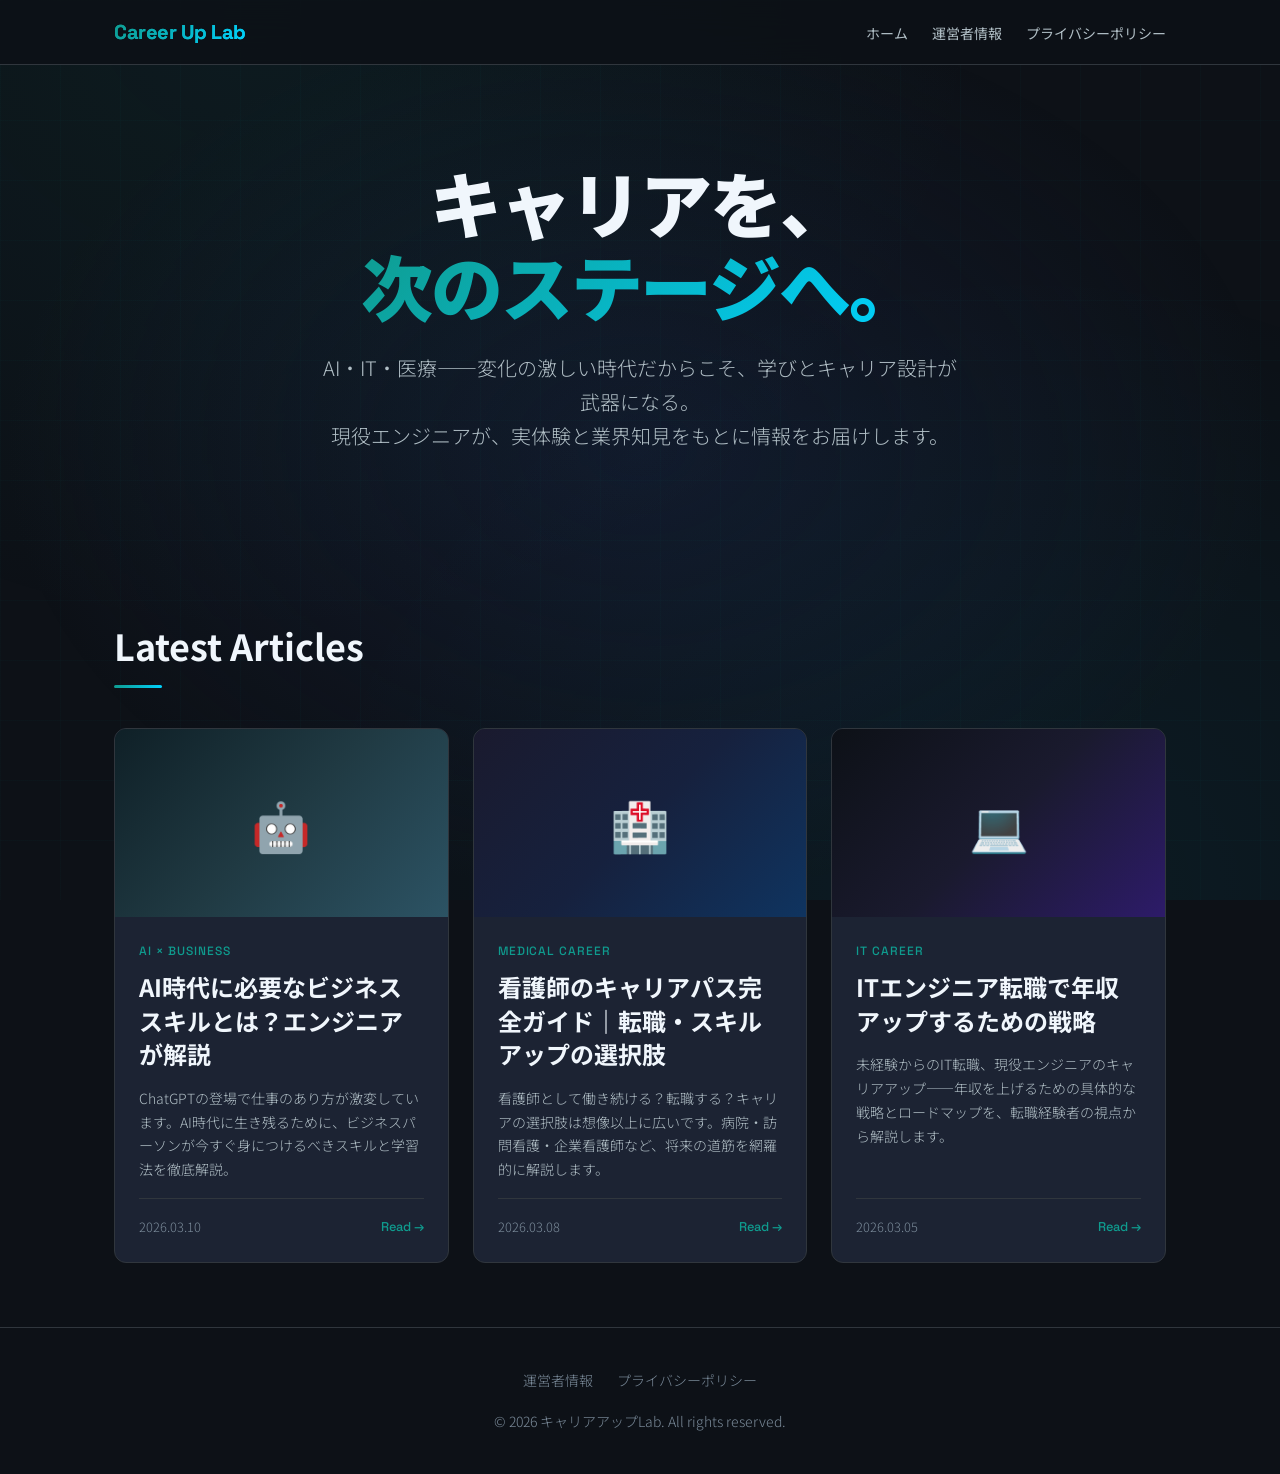
<file: index.html>
<!DOCTYPE html>
<html lang="ja">
<head>
  <meta charset="UTF-8">
  <meta name="viewport" content="width=device-width, initial-scale=1.0">
  <title>キャリアアップLab｜キャリア・学びの情報メディア</title>
  <meta name="description" content="AI時代のキャリア戦略、転職ノウハウ、スキルアップ情報を発信するメディア。IT・医療・ビジネス領域のキャリアパスを徹底解説します。">
  <link rel="preconnect" href="https://fonts.googleapis.com">
  <link rel="preconnect" href="https://fonts.gstatic.com" crossorigin>
  <link href="https://fonts.googleapis.com/css2?family=Noto+Sans+JP:wght@300;400;700;900&family=Space+Grotesk:wght@400;500;700&display=swap" rel="stylesheet">
  <link rel="stylesheet" href="css/style.css">
</head>
<body>

  <!-- Header -->
  <header class="site-header">
    <nav class="nav-inner">
      <div class="site-logo"><a href="index.html">Career Up Lab</a></div>
      <button class="menu-toggle" aria-label="メニューを開く" onclick="document.querySelector('.nav-links').classList.toggle('active')">☰</button>
      <ul class="nav-links">
        <li><a href="index.html">ホーム</a></li>
        <li><a href="about.html">運営者情報</a></li>
        <li><a href="privacy.html">プライバシーポリシー</a></li>
      </ul>
    </nav>
  </header>

  <!-- Hero -->
  <section class="hero">
    <h1 class="hero-title animate-in animate-in-1">
      キャリアを、<br><span class="accent">次のステージへ。</span>
    </h1>
    <p class="hero-subtitle animate-in animate-in-2">
      AI・IT・医療——変化の激しい時代だからこそ、学びとキャリア設計が武器になる。<br>
      現役エンジニアが、実体験と業界知見をもとに情報をお届けします。
    </p>
  </section>

  <!-- Articles -->
  <section class="section">
    <h2 class="section-title animate-in animate-in-3">Latest Articles</h2>

    <div class="cards-grid">

      <!-- Card 1: AI Business -->
      <article class="card animate-in animate-in-4">
        <div class="card-thumbnail">
          <div class="card-thumbnail-inner card-thumbnail-ai">🤖</div>
        </div>
        <div class="card-body">
          <span class="card-category">AI × Business</span>
          <h3 class="card-title">
            <a href="articles/ai-business-skills.html">AI時代に必要なビジネススキルとは？エンジニアが解説</a>
          </h3>
          <p class="card-excerpt">ChatGPTの登場で仕事のあり方が激変しています。AI時代に生き残るために、ビジネスパーソンが今すぐ身につけるべきスキルと学習法を徹底解説。</p>
          <div class="card-meta">
            <time datetime="2026-03-10">2026.03.10</time>
            <a href="articles/ai-business-skills.html" class="card-read-more">Read →</a>
          </div>
        </div>
      </article>

      <!-- Card 2: Nursing Career -->
      <article class="card animate-in animate-in-5">
        <div class="card-thumbnail">
          <div class="card-thumbnail-inner card-thumbnail-nursing">🏥</div>
        </div>
        <div class="card-body">
          <span class="card-category">Medical Career</span>
          <h3 class="card-title">
            <a href="articles/nursing-career-guide.html">看護師のキャリアパス完全ガイド｜転職・スキルアップの選択肢</a>
          </h3>
          <p class="card-excerpt">看護師として働き続ける？転職する？キャリアの選択肢は想像以上に広いです。病院・訪問看護・企業看護師など、将来の道筋を網羅的に解説します。</p>
          <div class="card-meta">
            <time datetime="2026-03-08">2026.03.08</time>
            <a href="articles/nursing-career-guide.html" class="card-read-more">Read →</a>
          </div>
        </div>
      </article>

      <!-- Card 3: IT Engineer Career -->
      <article class="card animate-in animate-in-6">
        <div class="card-thumbnail">
          <div class="card-thumbnail-inner card-thumbnail-it">💻</div>
        </div>
        <div class="card-body">
          <span class="card-category">IT Career</span>
          <h3 class="card-title">
            <a href="articles/it-engineer-career.html">ITエンジニア転職で年収アップするための戦略</a>
          </h3>
          <p class="card-excerpt">未経験からのIT転職、現役エンジニアのキャリアアップ——年収を上げるための具体的な戦略とロードマップを、転職経験者の視点から解説します。</p>
          <div class="card-meta">
            <time datetime="2026-03-05">2026.03.05</time>
            <a href="articles/it-engineer-career.html" class="card-read-more">Read →</a>
          </div>
        </div>
      </article>

    </div>
  </section>

  <!-- Footer -->
  <footer class="site-footer">
    <div class="footer-inner">
      <ul class="footer-links">
        <li><a href="about.html">運営者情報</a></li>
        <li><a href="privacy.html">プライバシーポリシー</a></li>
      </ul>
      <p class="footer-copy">&copy; 2026 キャリアアップLab. All rights reserved.</p>
    </div>
  </footer>

</body>
</html>
</file>
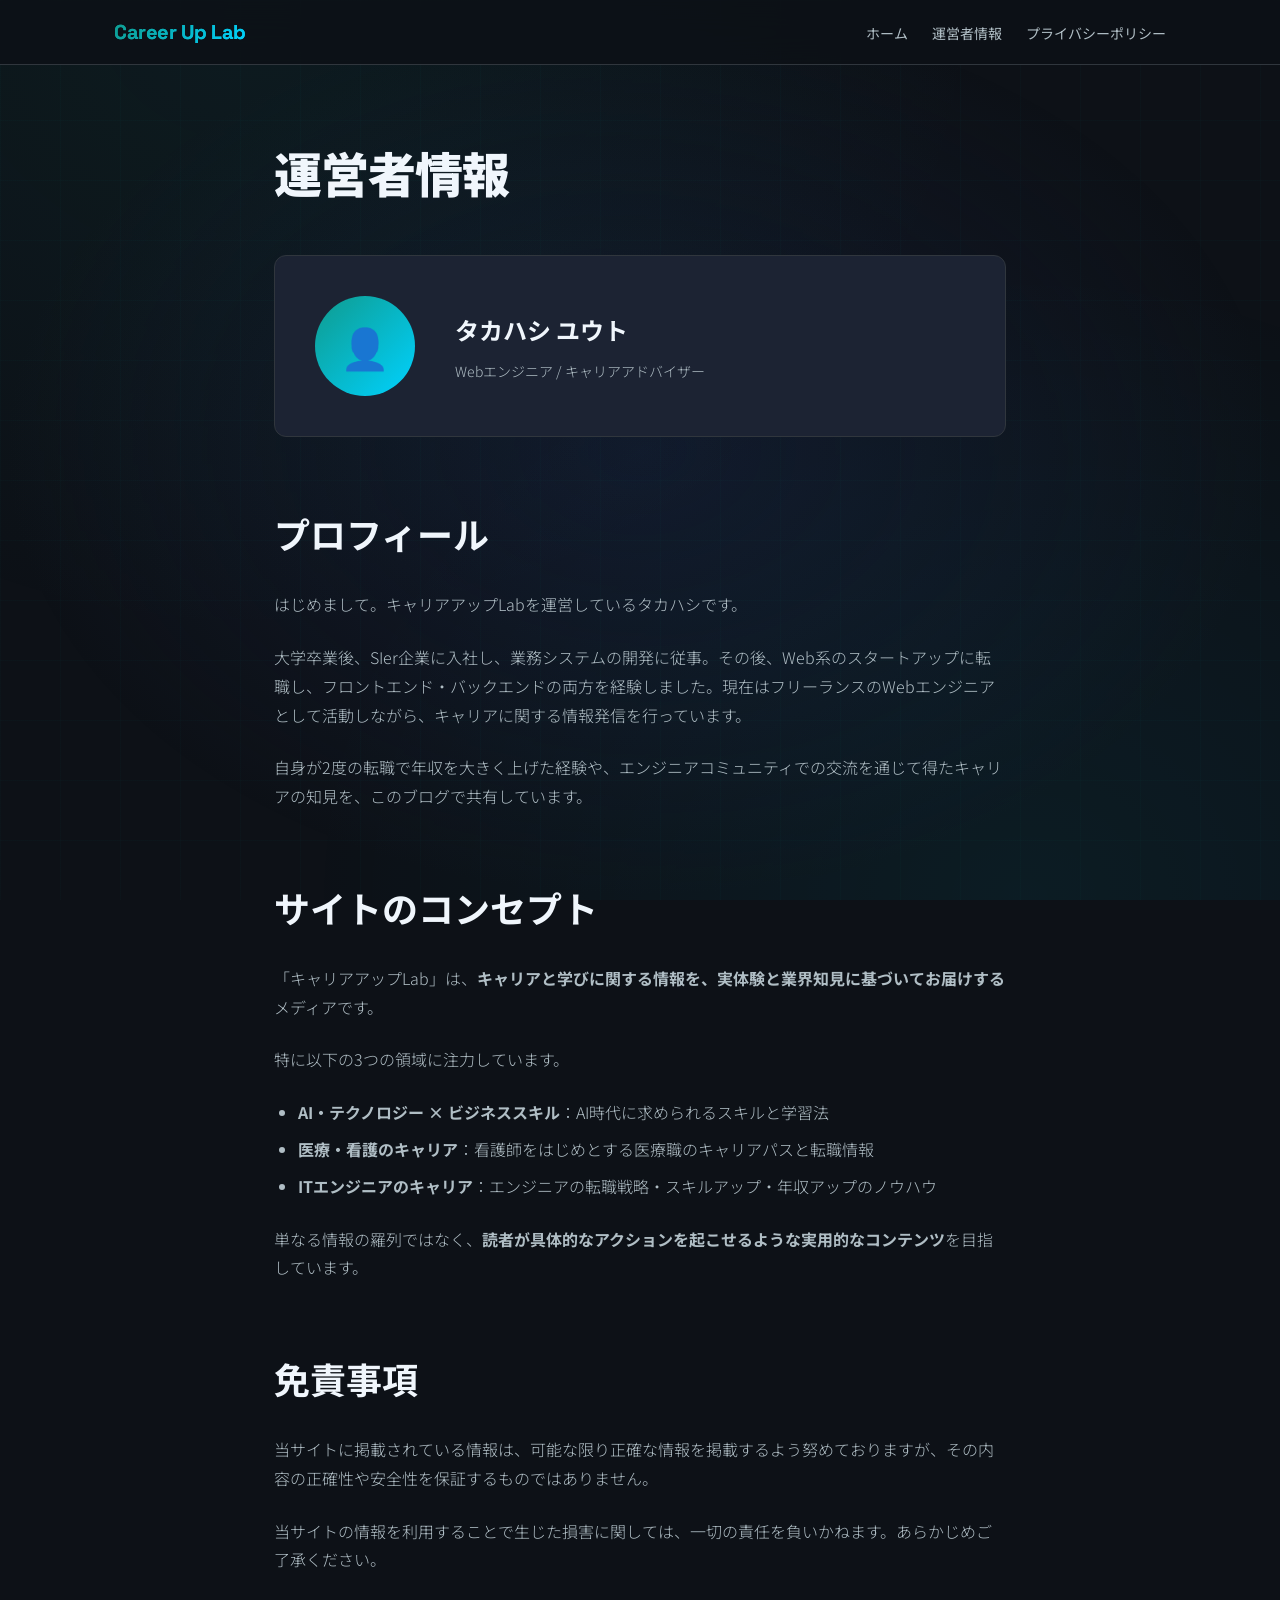
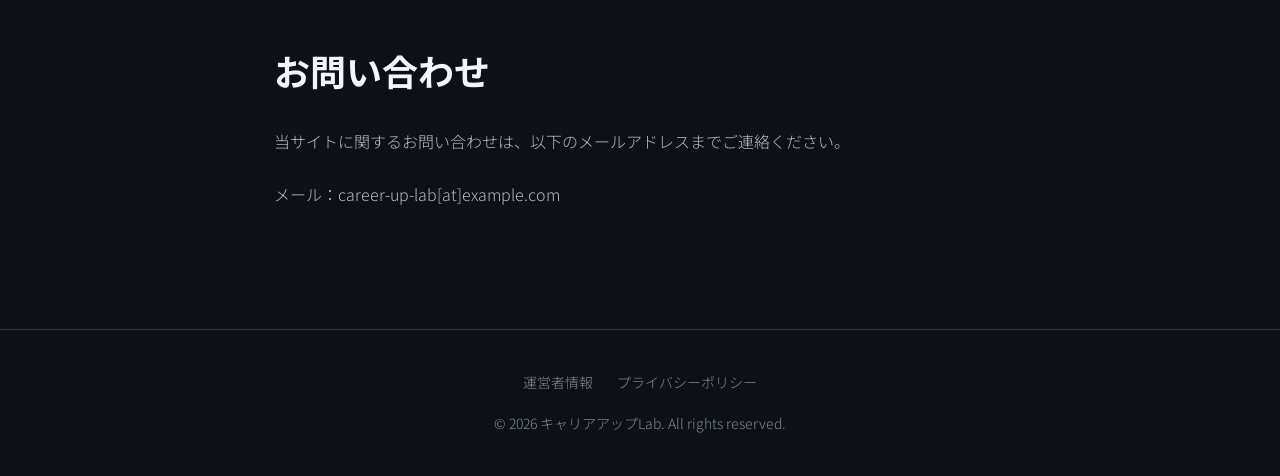
<file: about.html>
<!DOCTYPE html>
<html lang="ja">
<head>
  <meta charset="UTF-8">
  <meta name="viewport" content="width=device-width, initial-scale=1.0">
  <title>運営者情報｜キャリアアップLab</title>
  <meta name="description" content="キャリアアップLabの運営者情報とサイトのコンセプトについて。">
  <link rel="preconnect" href="https://fonts.googleapis.com">
  <link rel="preconnect" href="https://fonts.gstatic.com" crossorigin>
  <link href="https://fonts.googleapis.com/css2?family=Noto+Sans+JP:wght@300;400;700;900&family=Space+Grotesk:wght@400;500;700&display=swap" rel="stylesheet">
  <link rel="stylesheet" href="css/style.css">
</head>
<body>

  <!-- Header -->
  <header class="site-header">
    <nav class="nav-inner">
      <div class="site-logo"><a href="index.html">Career Up Lab</a></div>
      <button class="menu-toggle" aria-label="メニューを開く" onclick="document.querySelector('.nav-links').classList.toggle('active')">☰</button>
      <ul class="nav-links">
        <li><a href="index.html">ホーム</a></li>
        <li><a href="about.html">運営者情報</a></li>
        <li><a href="privacy.html">プライバシーポリシー</a></li>
      </ul>
    </nav>
  </header>

  <!-- Page Content -->
  <div class="page-content animate-in animate-in-1">

    <h1>運営者情報</h1>

    <!-- Profile Card -->
    <div class="profile-card animate-in animate-in-2">
      <div class="profile-avatar">👤</div>
      <div class="profile-info">
        <h2>タカハシ ユウト</h2>
        <p>Webエンジニア / キャリアアドバイザー</p>
      </div>
    </div>

    <h2>プロフィール</h2>

    <p>はじめまして。キャリアアップLabを運営しているタカハシです。</p>

    <p>大学卒業後、SIer企業に入社し、業務システムの開発に従事。その後、Web系のスタートアップに転職し、フロントエンド・バックエンドの両方を経験しました。現在はフリーランスのWebエンジニアとして活動しながら、キャリアに関する情報発信を行っています。</p>

    <p>自身が2度の転職で年収を大きく上げた経験や、エンジニアコミュニティでの交流を通じて得たキャリアの知見を、このブログで共有しています。</p>

    <h2>サイトのコンセプト</h2>

    <p>「キャリアアップLab」は、<strong>キャリアと学びに関する情報を、実体験と業界知見に基づいてお届けする</strong>メディアです。</p>

    <p>特に以下の3つの領域に注力しています。</p>

    <ul>
      <li><strong>AI・テクノロジー × ビジネススキル</strong>：AI時代に求められるスキルと学習法</li>
      <li><strong>医療・看護のキャリア</strong>：看護師をはじめとする医療職のキャリアパスと転職情報</li>
      <li><strong>ITエンジニアのキャリア</strong>：エンジニアの転職戦略・スキルアップ・年収アップのノウハウ</li>
    </ul>

    <p>単なる情報の羅列ではなく、<strong>読者が具体的なアクションを起こせるような実用的なコンテンツ</strong>を目指しています。</p>

    <h2>免責事項</h2>

    <p>当サイトに掲載されている情報は、可能な限り正確な情報を掲載するよう努めておりますが、その内容の正確性や安全性を保証するものではありません。</p>

    <p>当サイトの情報を利用することで生じた損害に関しては、一切の責任を負いかねます。あらかじめご了承ください。</p>

    <h2>お問い合わせ</h2>

    <p>当サイトに関するお問い合わせは、以下のメールアドレスまでご連絡ください。</p>

    <p>メール：career-up-lab[at]example.com</p>

  </div>

  <!-- Footer -->
  <footer class="site-footer">
    <div class="footer-inner">
      <ul class="footer-links">
        <li><a href="about.html">運営者情報</a></li>
        <li><a href="privacy.html">プライバシーポリシー</a></li>
      </ul>
      <p class="footer-copy">&copy; 2026 キャリアアップLab. All rights reserved.</p>
    </div>
  </footer>

</body>
</html>
</file>
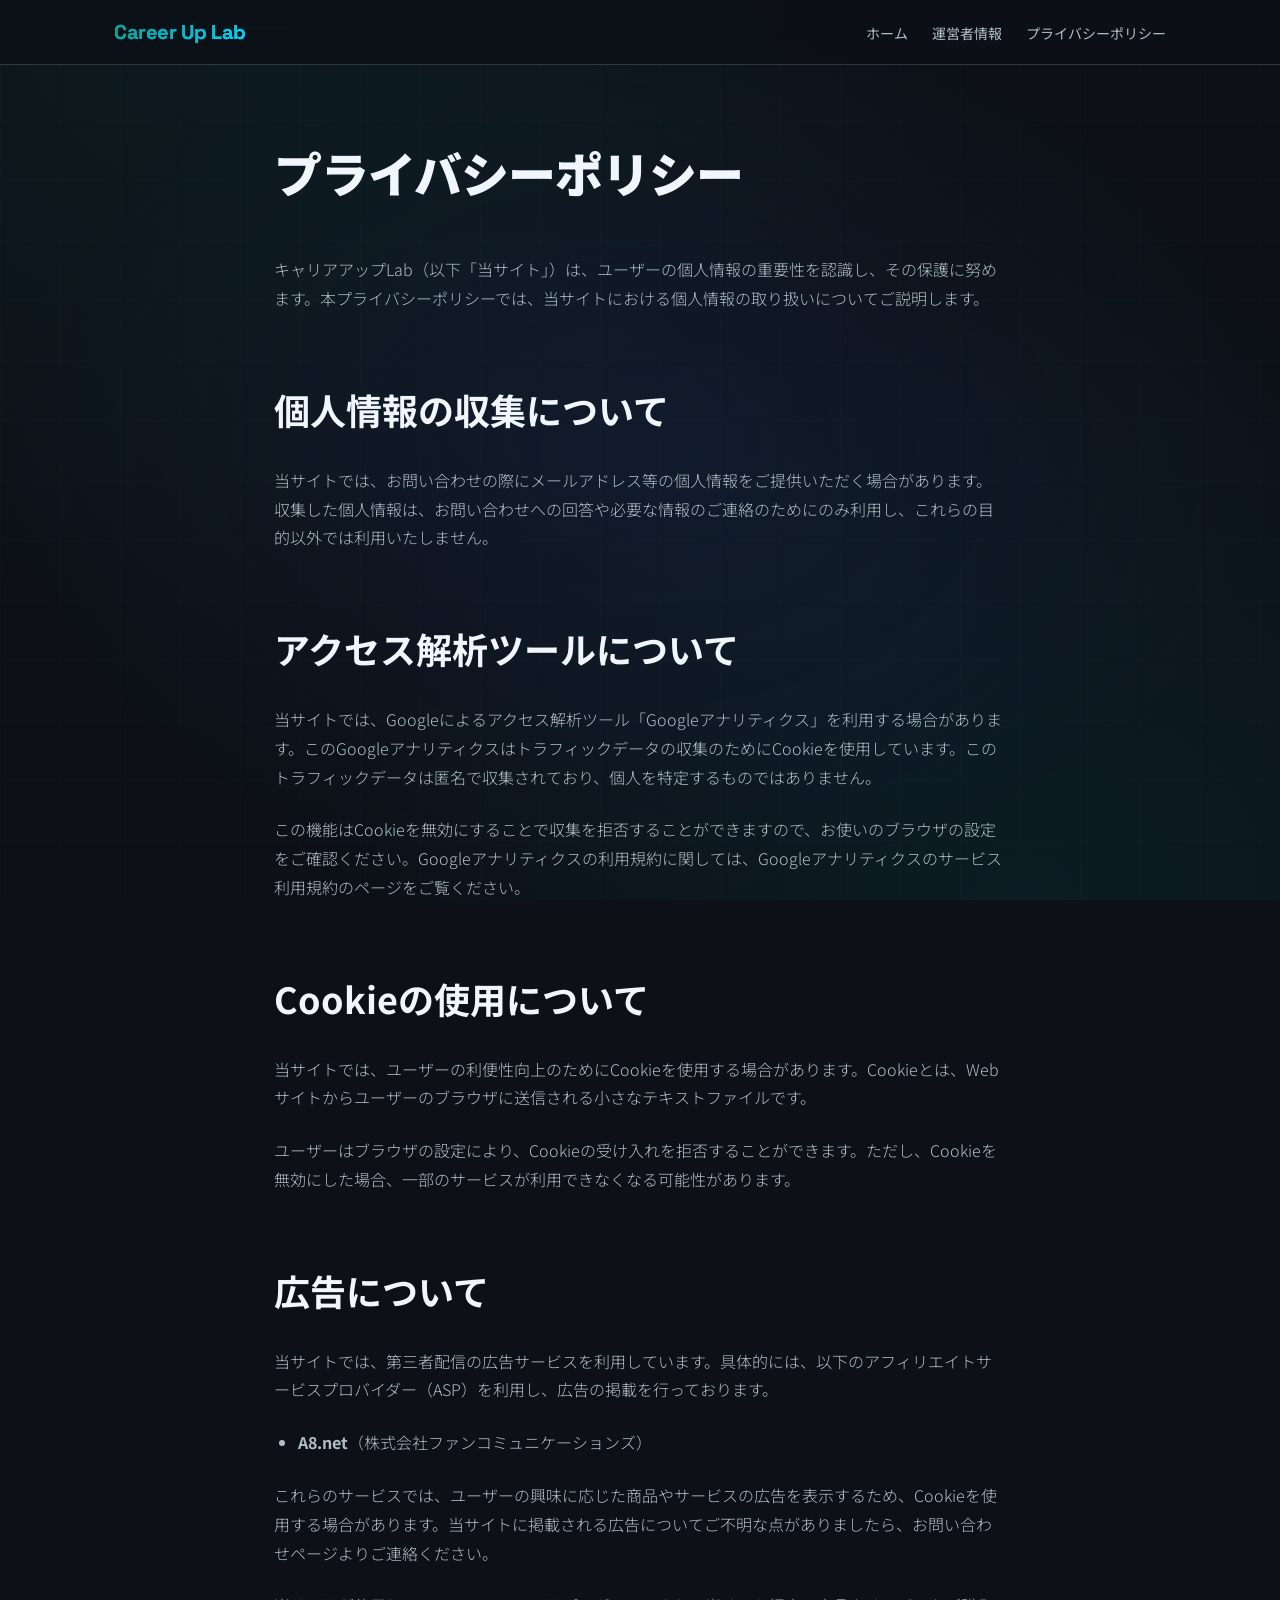
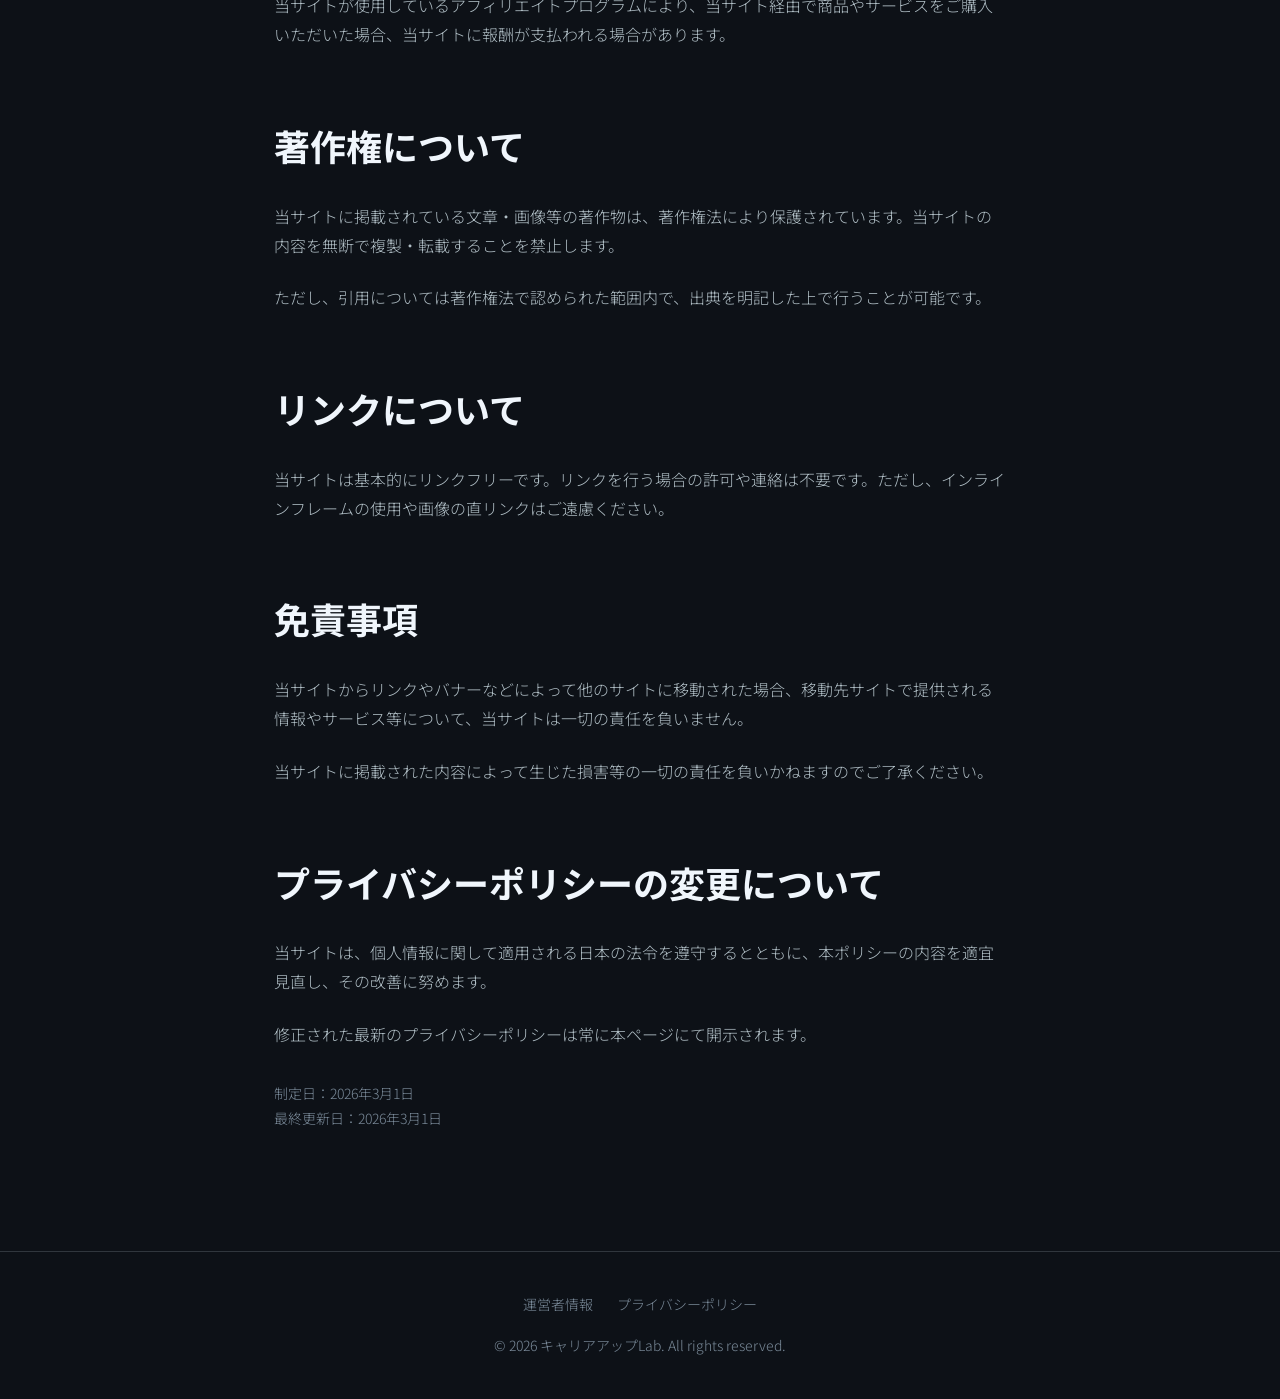
<file: privacy.html>
<!DOCTYPE html>
<html lang="ja">
<head>
  <meta charset="UTF-8">
  <meta name="viewport" content="width=device-width, initial-scale=1.0">
  <title>プライバシーポリシー｜キャリアアップLab</title>
  <meta name="description" content="キャリアアップLabのプライバシーポリシー。個人情報の取り扱い、Cookie、アクセス解析、広告について。">
  <link rel="preconnect" href="https://fonts.googleapis.com">
  <link rel="preconnect" href="https://fonts.gstatic.com" crossorigin>
  <link href="https://fonts.googleapis.com/css2?family=Noto+Sans+JP:wght@300;400;700;900&family=Space+Grotesk:wght@400;500;700&display=swap" rel="stylesheet">
  <link rel="stylesheet" href="css/style.css">
</head>
<body>

  <!-- Header -->
  <header class="site-header">
    <nav class="nav-inner">
      <div class="site-logo"><a href="index.html">Career Up Lab</a></div>
      <button class="menu-toggle" aria-label="メニューを開く" onclick="document.querySelector('.nav-links').classList.toggle('active')">☰</button>
      <ul class="nav-links">
        <li><a href="index.html">ホーム</a></li>
        <li><a href="about.html">運営者情報</a></li>
        <li><a href="privacy.html">プライバシーポリシー</a></li>
      </ul>
    </nav>
  </header>

  <!-- Page Content -->
  <div class="page-content animate-in animate-in-1">

    <h1>プライバシーポリシー</h1>

    <p>キャリアアップLab（以下「当サイト」）は、ユーザーの個人情報の重要性を認識し、その保護に努めます。本プライバシーポリシーでは、当サイトにおける個人情報の取り扱いについてご説明します。</p>

    <h2>個人情報の収集について</h2>

    <p>当サイトでは、お問い合わせの際にメールアドレス等の個人情報をご提供いただく場合があります。収集した個人情報は、お問い合わせへの回答や必要な情報のご連絡のためにのみ利用し、これらの目的以外では利用いたしません。</p>

    <h2>アクセス解析ツールについて</h2>

    <p>当サイトでは、Googleによるアクセス解析ツール「Googleアナリティクス」を利用する場合があります。このGoogleアナリティクスはトラフィックデータの収集のためにCookieを使用しています。このトラフィックデータは匿名で収集されており、個人を特定するものではありません。</p>

    <p>この機能はCookieを無効にすることで収集を拒否することができますので、お使いのブラウザの設定をご確認ください。Googleアナリティクスの利用規約に関しては、Googleアナリティクスのサービス利用規約のページをご覧ください。</p>

    <h2>Cookieの使用について</h2>

    <p>当サイトでは、ユーザーの利便性向上のためにCookieを使用する場合があります。Cookieとは、Webサイトからユーザーのブラウザに送信される小さなテキストファイルです。</p>

    <p>ユーザーはブラウザの設定により、Cookieの受け入れを拒否することができます。ただし、Cookieを無効にした場合、一部のサービスが利用できなくなる可能性があります。</p>

    <h2>広告について</h2>

    <p>当サイトでは、第三者配信の広告サービスを利用しています。具体的には、以下のアフィリエイトサービスプロバイダー（ASP）を利用し、広告の掲載を行っております。</p>

    <ul>
      <li><strong>A8.net</strong>（株式会社ファンコミュニケーションズ）</li>
    </ul>

    <p>これらのサービスでは、ユーザーの興味に応じた商品やサービスの広告を表示するため、Cookieを使用する場合があります。当サイトに掲載される広告についてご不明な点がありましたら、お問い合わせページよりご連絡ください。</p>

    <p>当サイトが使用しているアフィリエイトプログラムにより、当サイト経由で商品やサービスをご購入いただいた場合、当サイトに報酬が支払われる場合があります。</p>

    <h2>著作権について</h2>

    <p>当サイトに掲載されている文章・画像等の著作物は、著作権法により保護されています。当サイトの内容を無断で複製・転載することを禁止します。</p>

    <p>ただし、引用については著作権法で認められた範囲内で、出典を明記した上で行うことが可能です。</p>

    <h2>リンクについて</h2>

    <p>当サイトは基本的にリンクフリーです。リンクを行う場合の許可や連絡は不要です。ただし、インラインフレームの使用や画像の直リンクはご遠慮ください。</p>

    <h2>免責事項</h2>

    <p>当サイトからリンクやバナーなどによって他のサイトに移動された場合、移動先サイトで提供される情報やサービス等について、当サイトは一切の責任を負いません。</p>

    <p>当サイトに掲載された内容によって生じた損害等の一切の責任を負いかねますのでご了承ください。</p>

    <h2>プライバシーポリシーの変更について</h2>

    <p>当サイトは、個人情報に関して適用される日本の法令を遵守するとともに、本ポリシーの内容を適宜見直し、その改善に努めます。</p>

    <p>修正された最新のプライバシーポリシーは常に本ページにて開示されます。</p>

    <p style="margin-top: 2rem; color: var(--color-text-muted); font-size: var(--text-small);">制定日：2026年3月1日<br>最終更新日：2026年3月1日</p>

  </div>

  <!-- Footer -->
  <footer class="site-footer">
    <div class="footer-inner">
      <ul class="footer-links">
        <li><a href="about.html">運営者情報</a></li>
        <li><a href="privacy.html">プライバシーポリシー</a></li>
      </ul>
      <p class="footer-copy">&copy; 2026 キャリアアップLab. All rights reserved.</p>
    </div>
  </footer>

</body>
</html>
</file>
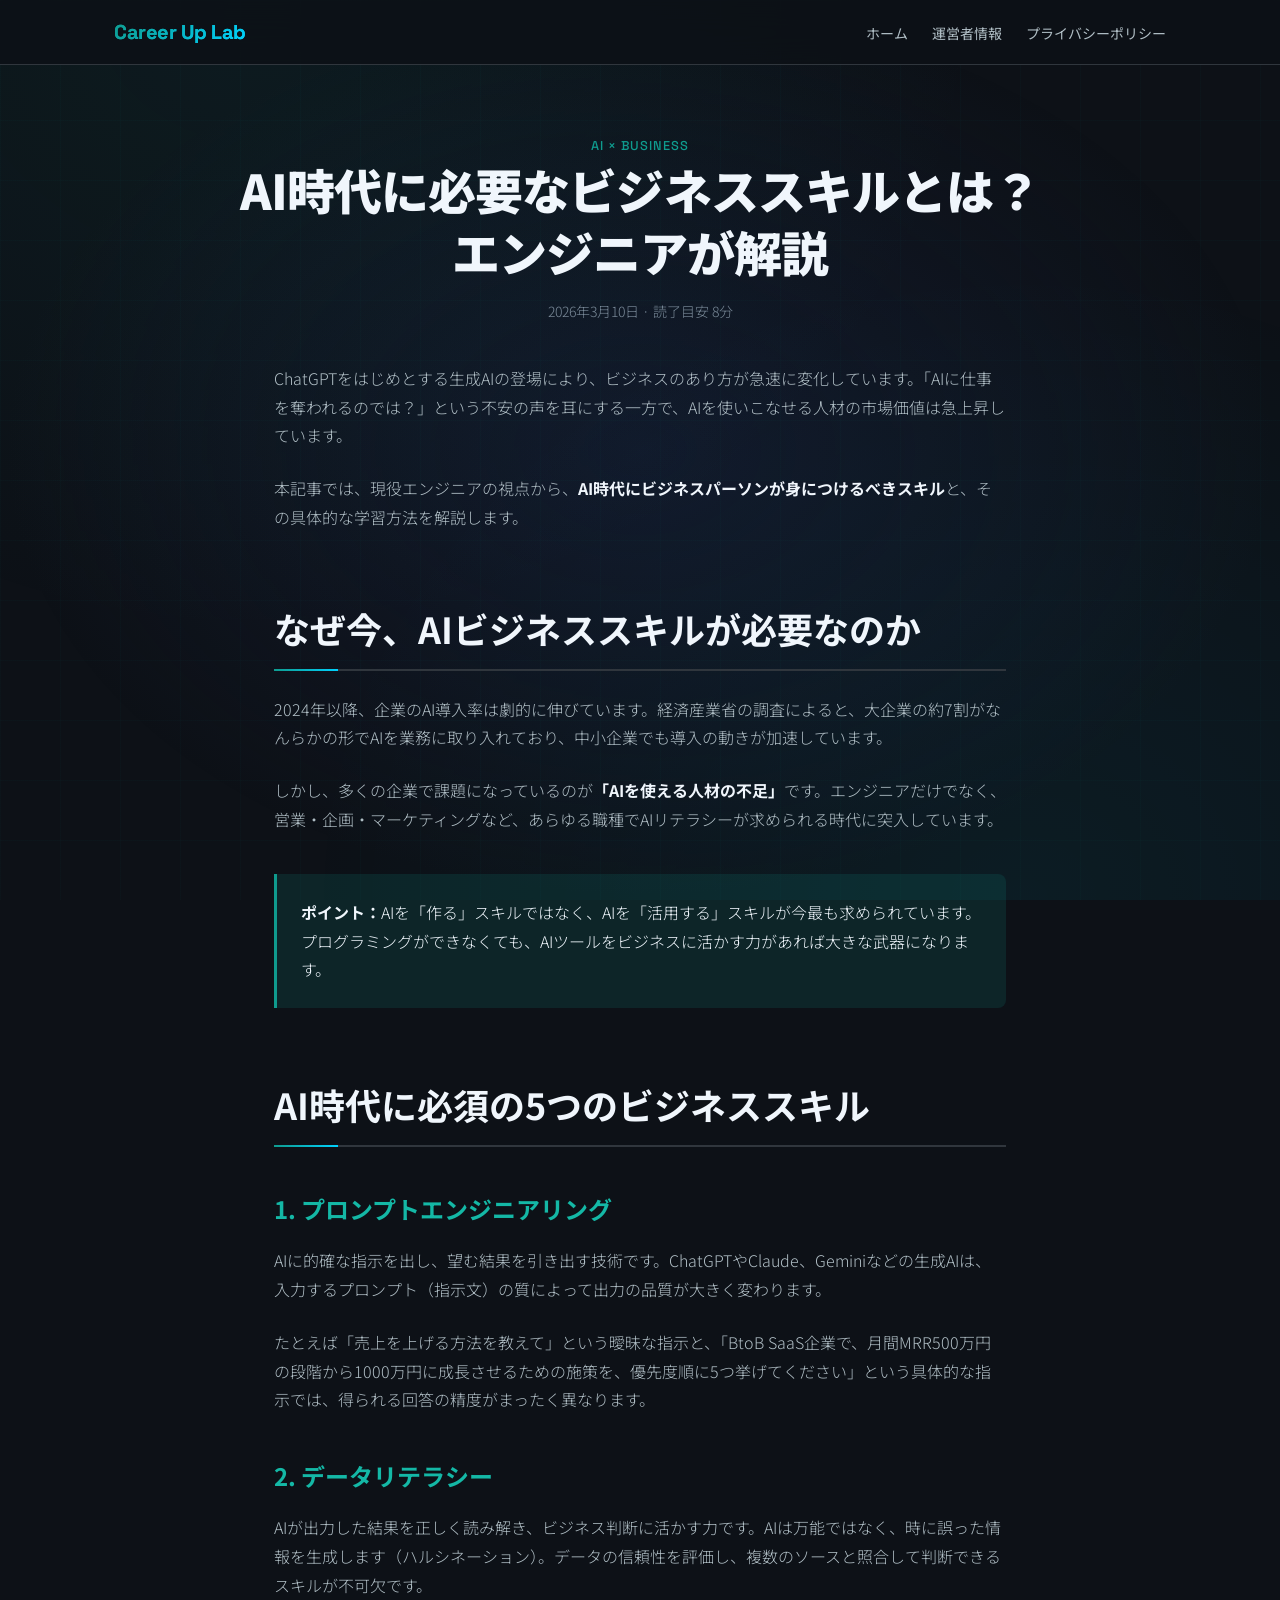
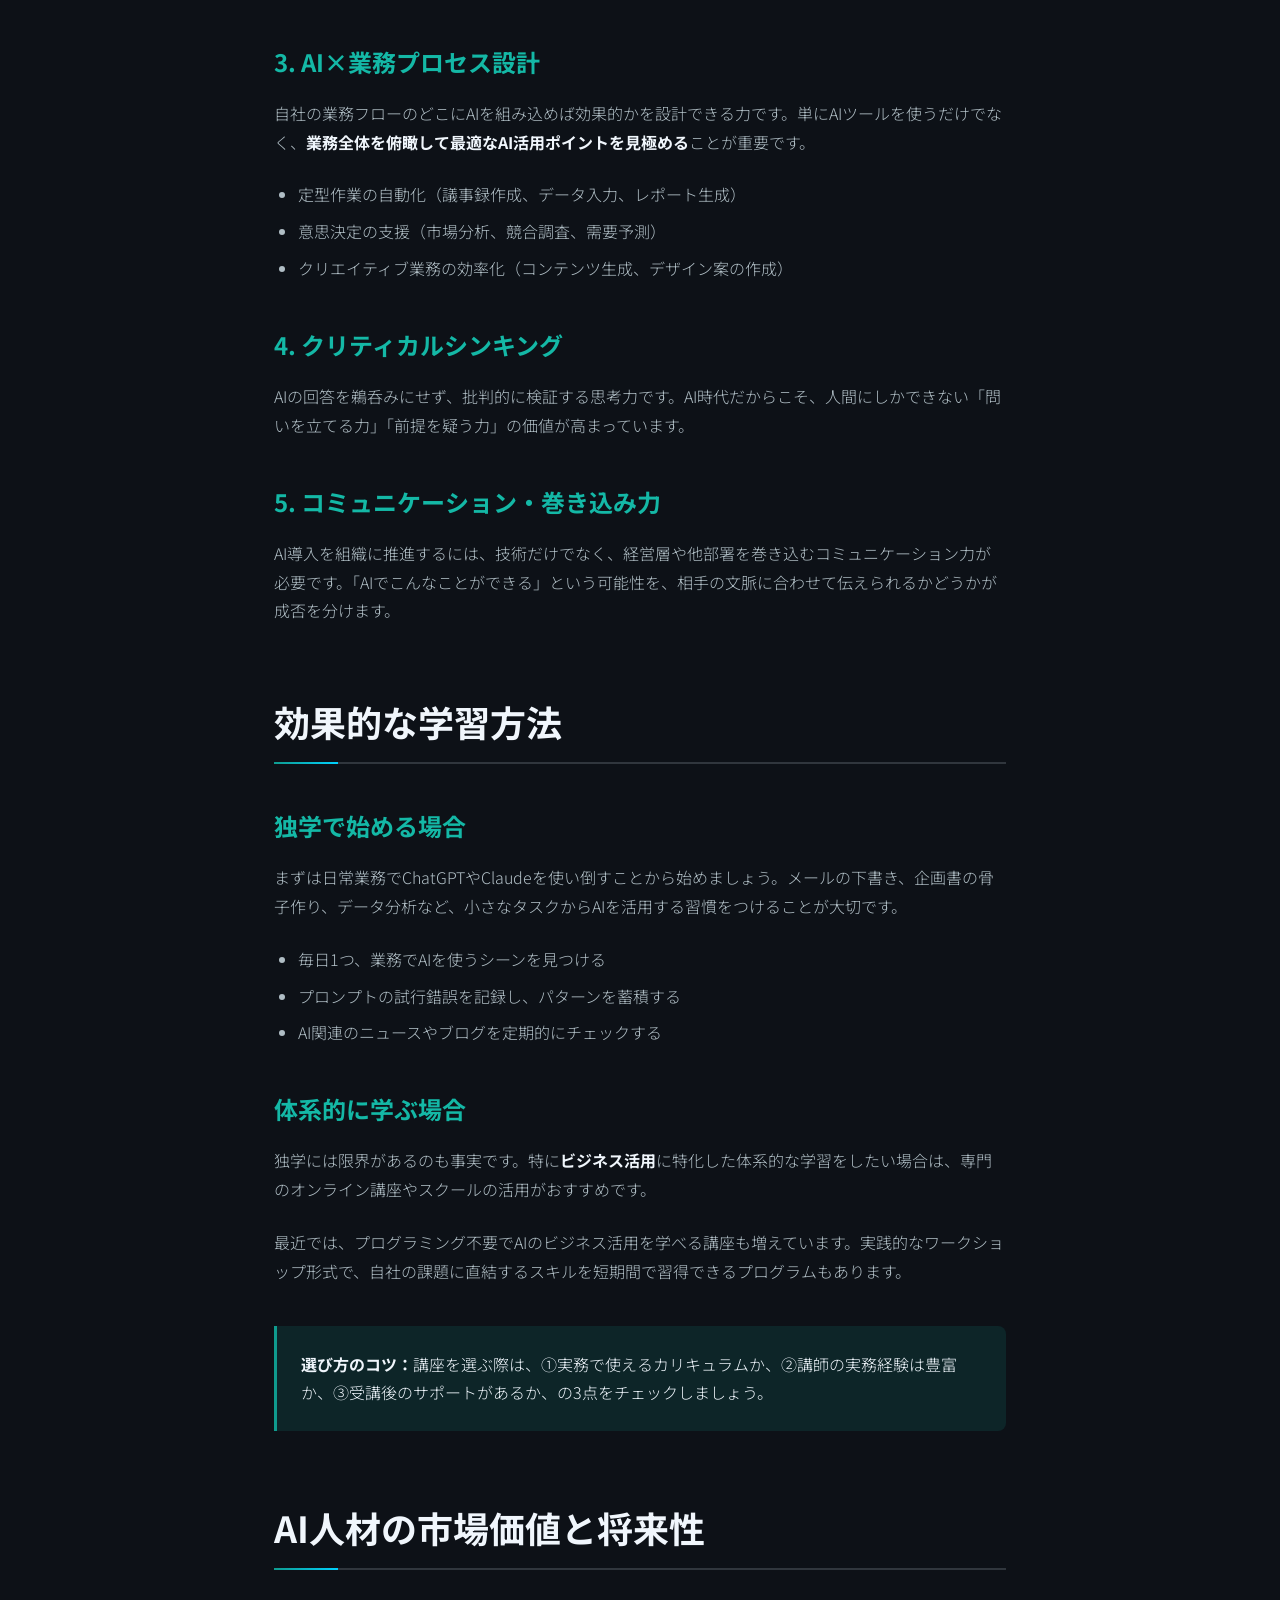
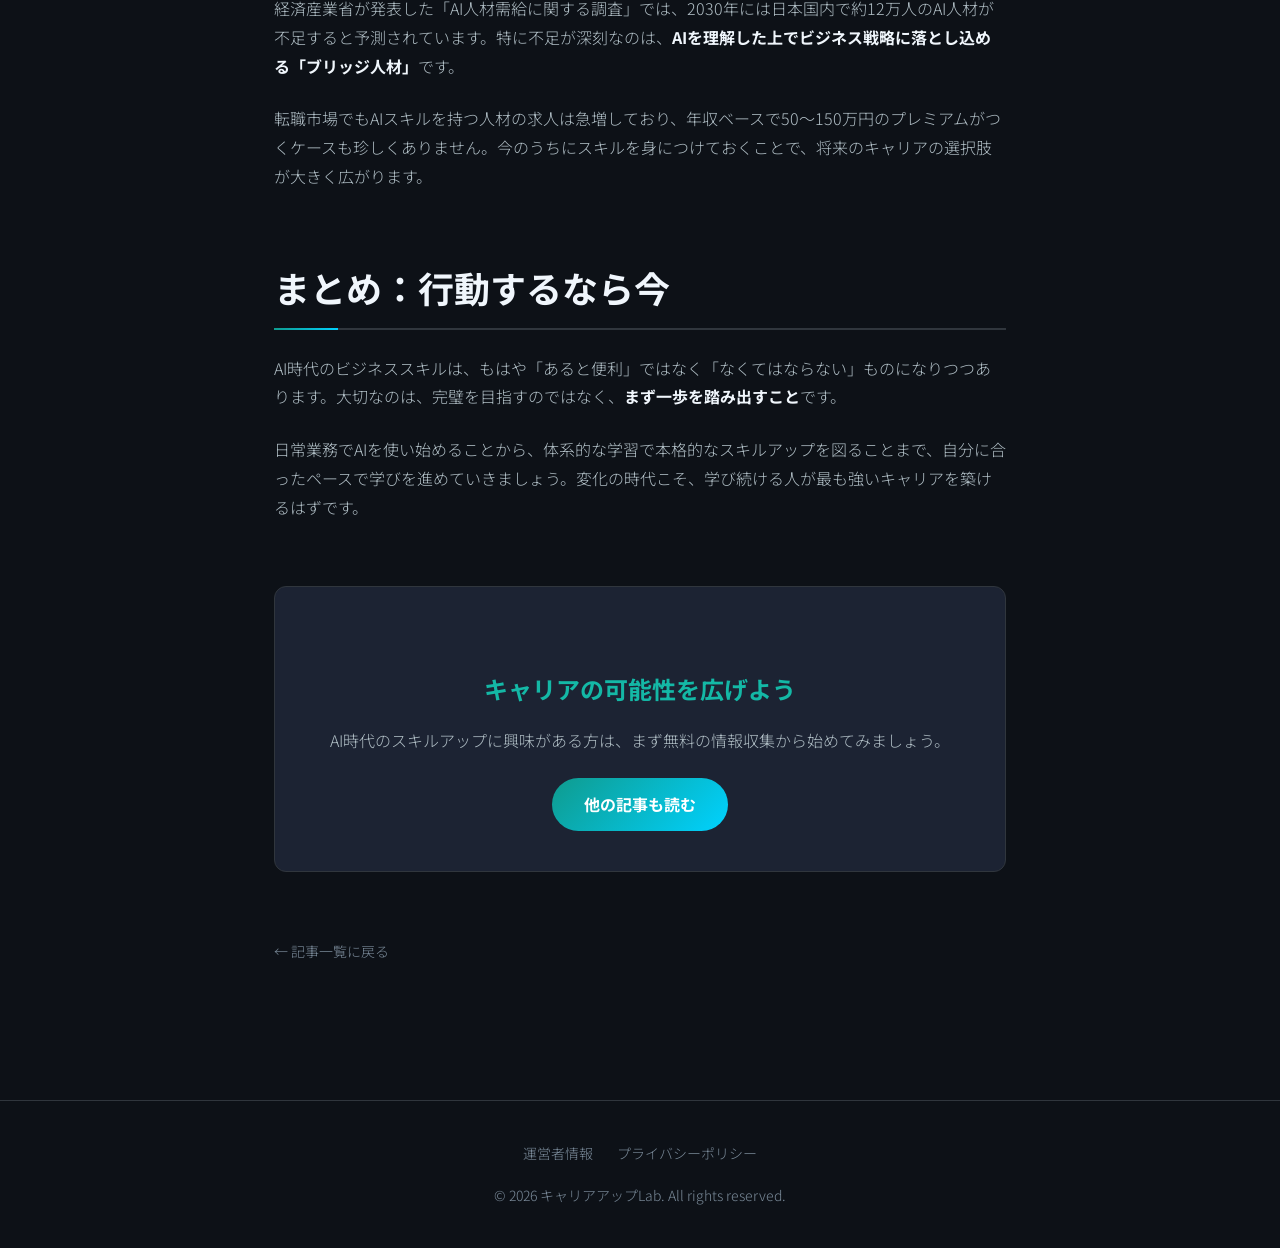
<file: articles/ai-business-skills.html>
<!DOCTYPE html>
<html lang="ja">
<head>
  <meta charset="UTF-8">
  <meta name="viewport" content="width=device-width, initial-scale=1.0">
  <title>AI時代に必要なビジネススキルとは？エンジニアが解説｜キャリアアップLab</title>
  <meta name="description" content="AI時代に生き残るために必要なビジネススキルとは？ChatGPT活用からプロンプトエンジニアリングまで、現役エンジニアが具体的な学習法を解説します。">
  <link rel="preconnect" href="https://fonts.googleapis.com">
  <link rel="preconnect" href="https://fonts.gstatic.com" crossorigin>
  <link href="https://fonts.googleapis.com/css2?family=Noto+Sans+JP:wght@300;400;700;900&family=Space+Grotesk:wght@400;500;700&display=swap" rel="stylesheet">
  <link rel="stylesheet" href="../css/style.css">
</head>
<body>

  <!-- Header -->
  <header class="site-header">
    <nav class="nav-inner">
      <div class="site-logo"><a href="../index.html">Career Up Lab</a></div>
      <button class="menu-toggle" aria-label="メニューを開く" onclick="document.querySelector('.nav-links').classList.toggle('active')">☰</button>
      <ul class="nav-links">
        <li><a href="../index.html">ホーム</a></li>
        <li><a href="../about.html">運営者情報</a></li>
        <li><a href="../privacy.html">プライバシーポリシー</a></li>
      </ul>
    </nav>
  </header>

  <!-- Article Header -->
  <div class="article-header animate-in animate-in-1">
    <span class="article-category">AI × Business</span>
    <h1 class="article-title">AI時代に必要なビジネススキルとは？<br>エンジニアが解説</h1>
    <p class="article-meta">2026年3月10日 · 読了目安 8分</p>
  </div>

  <!-- Article Body -->
  <article class="article-content animate-in animate-in-2">

    <p>ChatGPTをはじめとする生成AIの登場により、ビジネスのあり方が急速に変化しています。「AIに仕事を奪われるのでは？」という不安の声を耳にする一方で、AIを使いこなせる人材の市場価値は急上昇しています。</p>

    <p>本記事では、現役エンジニアの視点から、<strong>AI時代にビジネスパーソンが身につけるべきスキル</strong>と、その具体的な学習方法を解説します。</p>

    <h2>なぜ今、AIビジネススキルが必要なのか</h2>

    <p>2024年以降、企業のAI導入率は劇的に伸びています。経済産業省の調査によると、大企業の約7割がなんらかの形でAIを業務に取り入れており、中小企業でも導入の動きが加速しています。</p>

    <p>しかし、多くの企業で課題になっているのが<strong>「AIを使える人材の不足」</strong>です。エンジニアだけでなく、営業・企画・マーケティングなど、あらゆる職種でAIリテラシーが求められる時代に突入しています。</p>

    <div class="highlight-box">
      <p><strong>ポイント：</strong>AIを「作る」スキルではなく、AIを「活用する」スキルが今最も求められています。プログラミングができなくても、AIツールをビジネスに活かす力があれば大きな武器になります。</p>
    </div>

    <h2>AI時代に必須の5つのビジネススキル</h2>

    <h3>1. プロンプトエンジニアリング</h3>

    <p>AIに的確な指示を出し、望む結果を引き出す技術です。ChatGPTやClaude、Geminiなどの生成AIは、入力するプロンプト（指示文）の質によって出力の品質が大きく変わります。</p>

    <p>たとえば「売上を上げる方法を教えて」という曖昧な指示と、「BtoB SaaS企業で、月間MRR500万円の段階から1000万円に成長させるための施策を、優先度順に5つ挙げてください」という具体的な指示では、得られる回答の精度がまったく異なります。</p>

    <h3>2. データリテラシー</h3>

    <p>AIが出力した結果を正しく読み解き、ビジネス判断に活かす力です。AIは万能ではなく、時に誤った情報を生成します（ハルシネーション）。データの信頼性を評価し、複数のソースと照合して判断できるスキルが不可欠です。</p>

    <h3>3. AI×業務プロセス設計</h3>

    <p>自社の業務フローのどこにAIを組み込めば効果的かを設計できる力です。単にAIツールを使うだけでなく、<strong>業務全体を俯瞰して最適なAI活用ポイントを見極める</strong>ことが重要です。</p>

    <ul>
      <li>定型作業の自動化（議事録作成、データ入力、レポート生成）</li>
      <li>意思決定の支援（市場分析、競合調査、需要予測）</li>
      <li>クリエイティブ業務の効率化（コンテンツ生成、デザイン案の作成）</li>
    </ul>

    <h3>4. クリティカルシンキング</h3>

    <p>AIの回答を鵜呑みにせず、批判的に検証する思考力です。AI時代だからこそ、人間にしかできない「問いを立てる力」「前提を疑う力」の価値が高まっています。</p>

    <h3>5. コミュニケーション・巻き込み力</h3>

    <p>AI導入を組織に推進するには、技術だけでなく、経営層や他部署を巻き込むコミュニケーション力が必要です。「AIでこんなことができる」という可能性を、相手の文脈に合わせて伝えられるかどうかが成否を分けます。</p>

    <h2>効果的な学習方法</h2>

    <h3>独学で始める場合</h3>

    <p>まずは日常業務でChatGPTやClaudeを使い倒すことから始めましょう。メールの下書き、企画書の骨子作り、データ分析など、小さなタスクからAIを活用する習慣をつけることが大切です。</p>

    <ul>
      <li>毎日1つ、業務でAIを使うシーンを見つける</li>
      <li>プロンプトの試行錯誤を記録し、パターンを蓄積する</li>
      <li>AI関連のニュースやブログを定期的にチェックする</li>
    </ul>

    <h3>体系的に学ぶ場合</h3>

    <p>独学には限界があるのも事実です。特に<strong>ビジネス活用</strong>に特化した体系的な学習をしたい場合は、専門のオンライン講座やスクールの活用がおすすめです。</p>

    <p>最近では、プログラミング不要でAIのビジネス活用を学べる講座も増えています。実践的なワークショップ形式で、自社の課題に直結するスキルを短期間で習得できるプログラムもあります。</p>

    <div class="highlight-box">
      <p><strong>選び方のコツ：</strong>講座を選ぶ際は、①実務で使えるカリキュラムか、②講師の実務経験は豊富か、③受講後のサポートがあるか、の3点をチェックしましょう。</p>
    </div>

    <h2>AI人材の市場価値と将来性</h2>

    <p>経済産業省が発表した「AI人材需給に関する調査」では、2030年には日本国内で約12万人のAI人材が不足すると予測されています。特に不足が深刻なのは、<strong>AIを理解した上でビジネス戦略に落とし込める「ブリッジ人材」</strong>です。</p>

    <p>転職市場でもAIスキルを持つ人材の求人は急増しており、年収ベースで50〜150万円のプレミアムがつくケースも珍しくありません。今のうちにスキルを身につけておくことで、将来のキャリアの選択肢が大きく広がります。</p>

    <h2>まとめ：行動するなら今</h2>

    <p>AI時代のビジネススキルは、もはや「あると便利」ではなく「なくてはならない」ものになりつつあります。大切なのは、完璧を目指すのではなく、<strong>まず一歩を踏み出すこと</strong>です。</p>

    <p>日常業務でAIを使い始めることから、体系的な学習で本格的なスキルアップを図ることまで、自分に合ったペースで学びを進めていきましょう。変化の時代こそ、学び続ける人が最も強いキャリアを築けるはずです。</p>

    <div class="cta-box">
      <h3>キャリアの可能性を広げよう</h3>
      <p>AI時代のスキルアップに興味がある方は、まず無料の情報収集から始めてみましょう。</p>
      <a href="../index.html" class="cta-button">他の記事も読む</a>
    </div>

    <a href="../index.html" class="back-to-list">← 記事一覧に戻る</a>

  </article>

  <!-- Footer -->
  <footer class="site-footer">
    <div class="footer-inner">
      <ul class="footer-links">
        <li><a href="../about.html">運営者情報</a></li>
        <li><a href="../privacy.html">プライバシーポリシー</a></li>
      </ul>
      <p class="footer-copy">&copy; 2026 キャリアアップLab. All rights reserved.</p>
    </div>
  </footer>

</body>
</html>
</file>
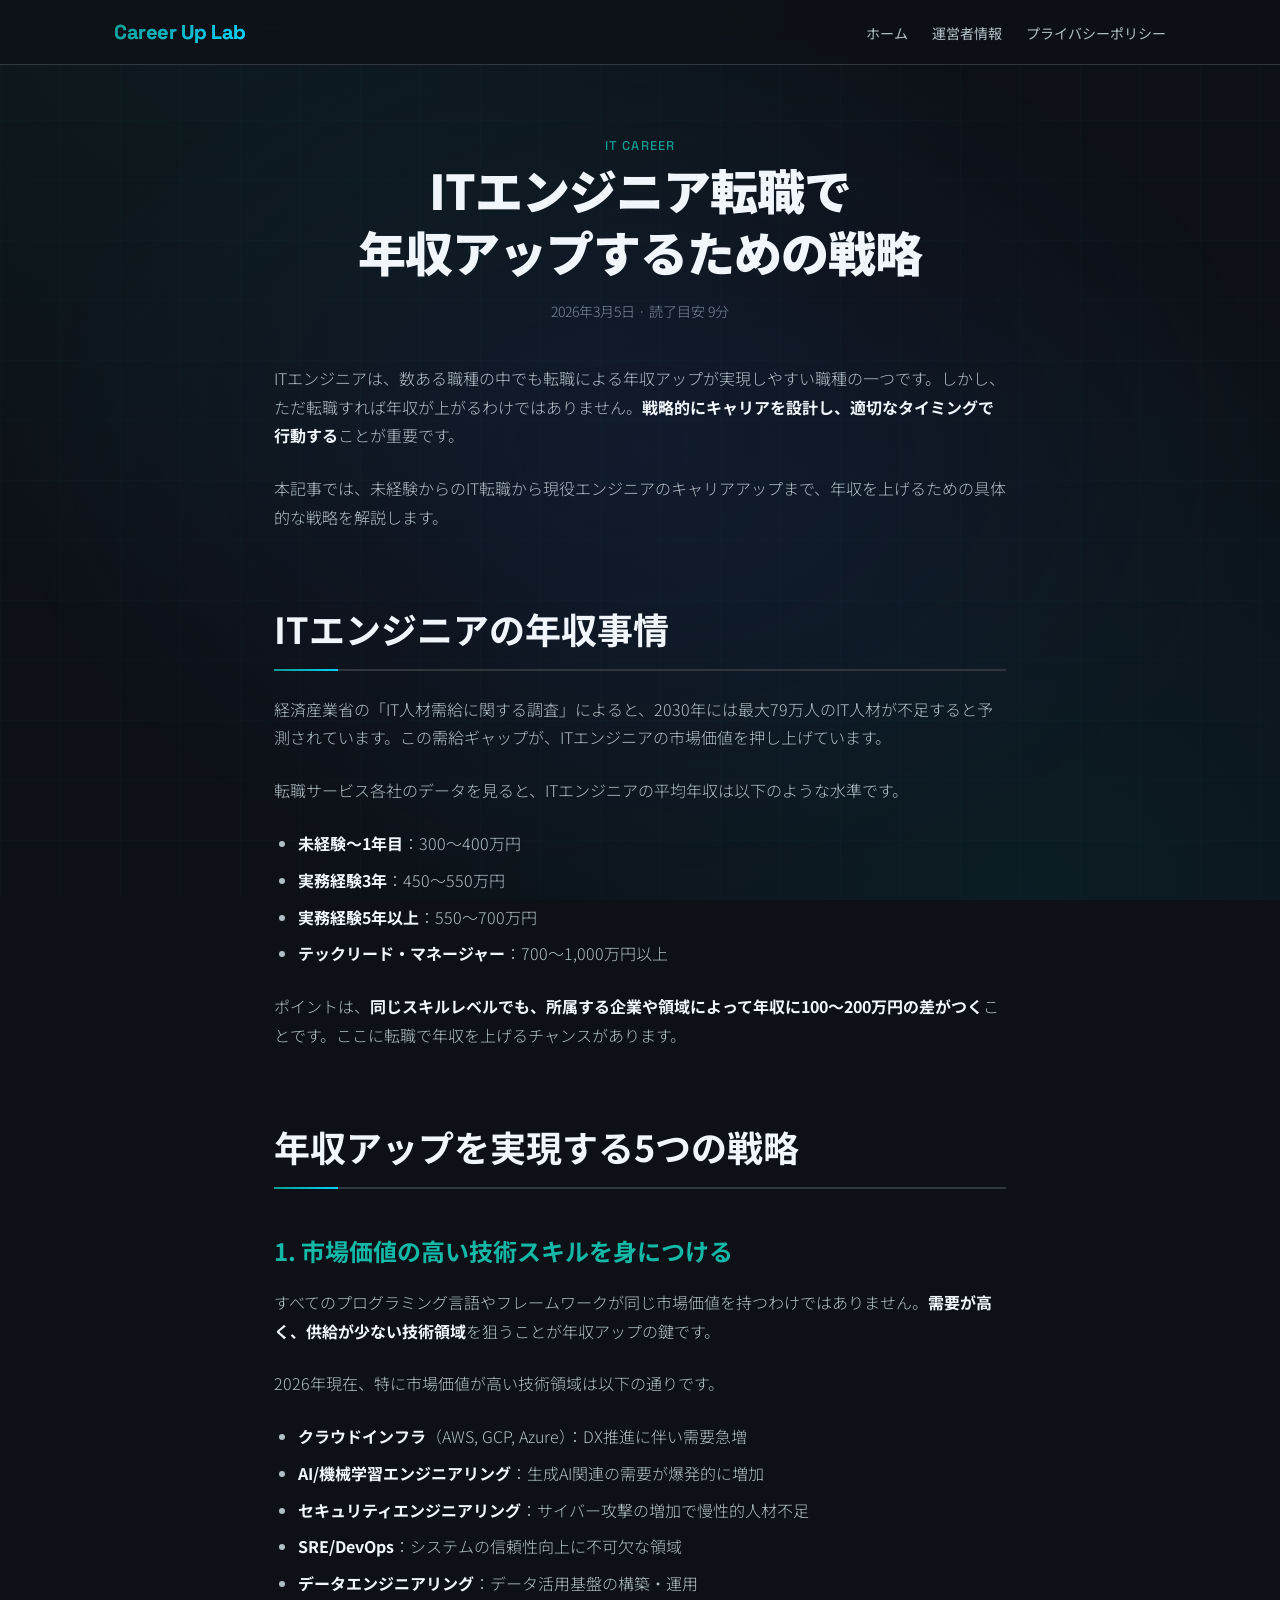
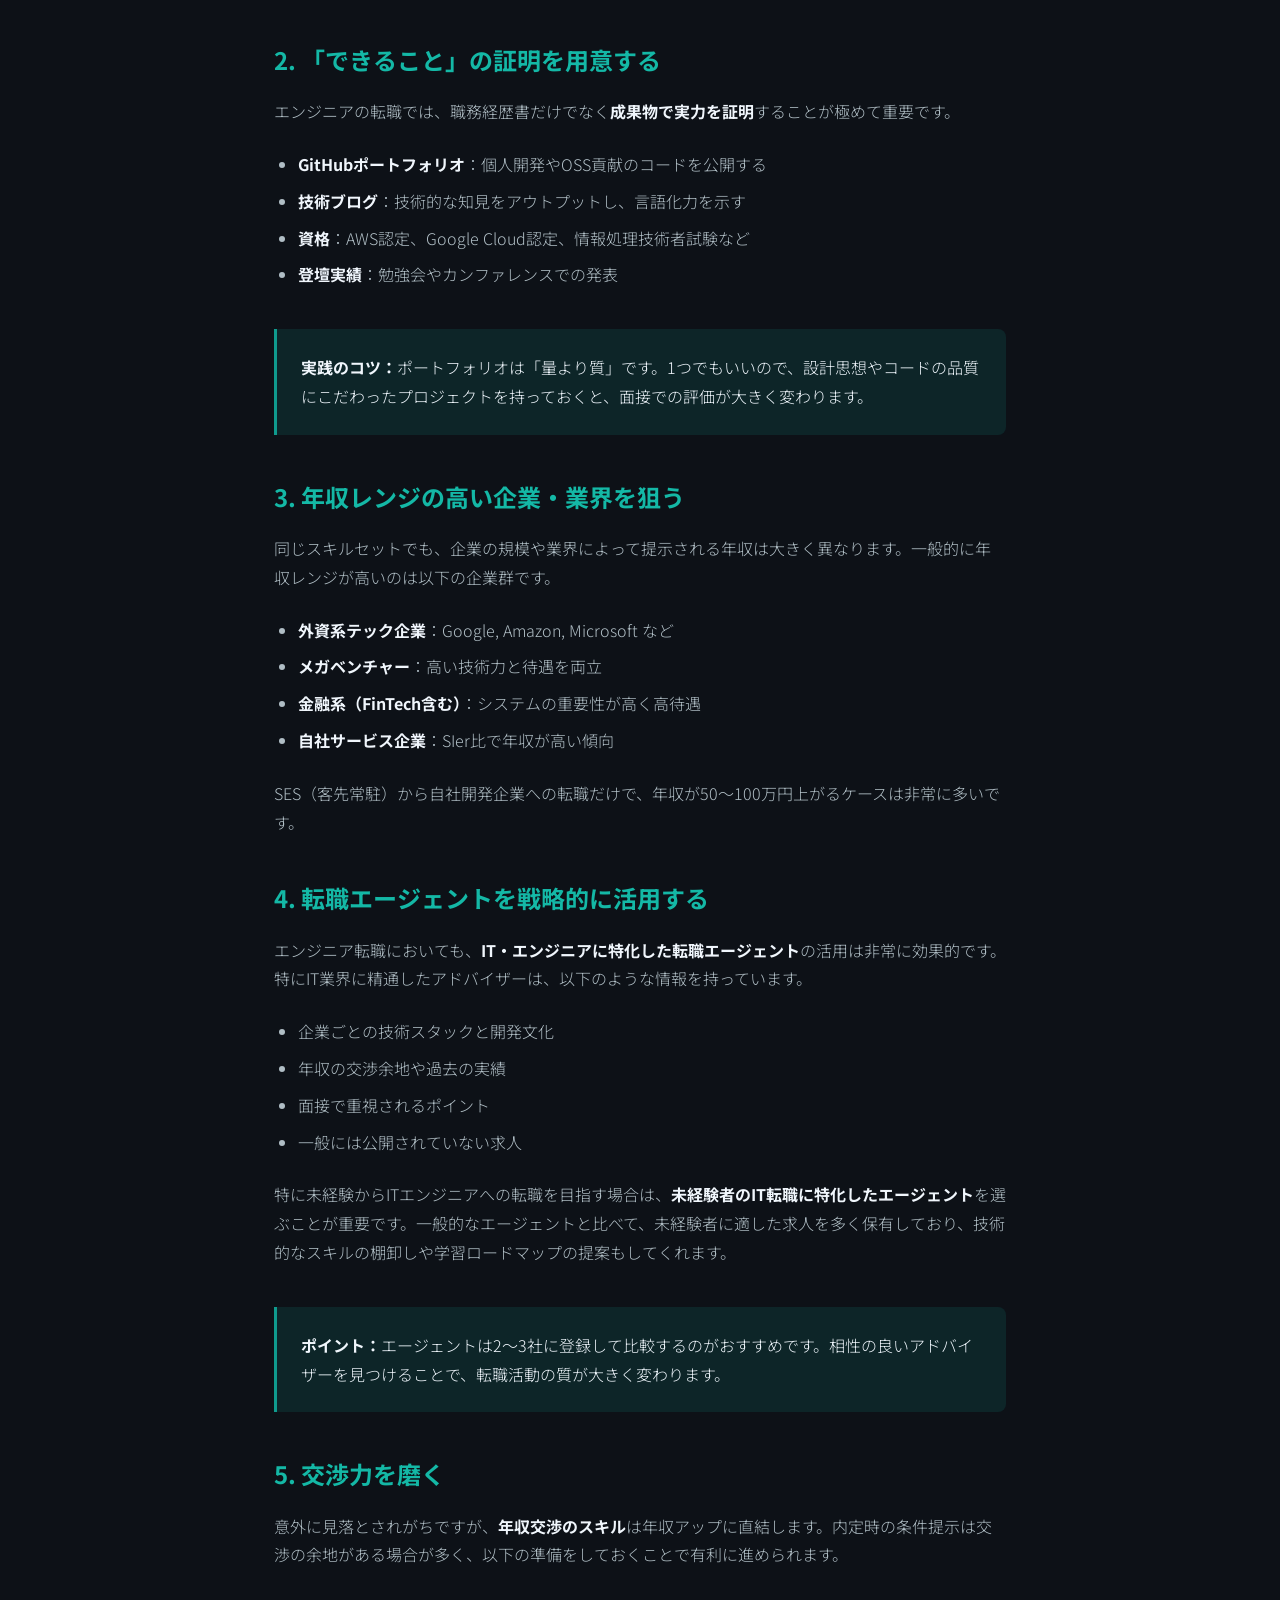
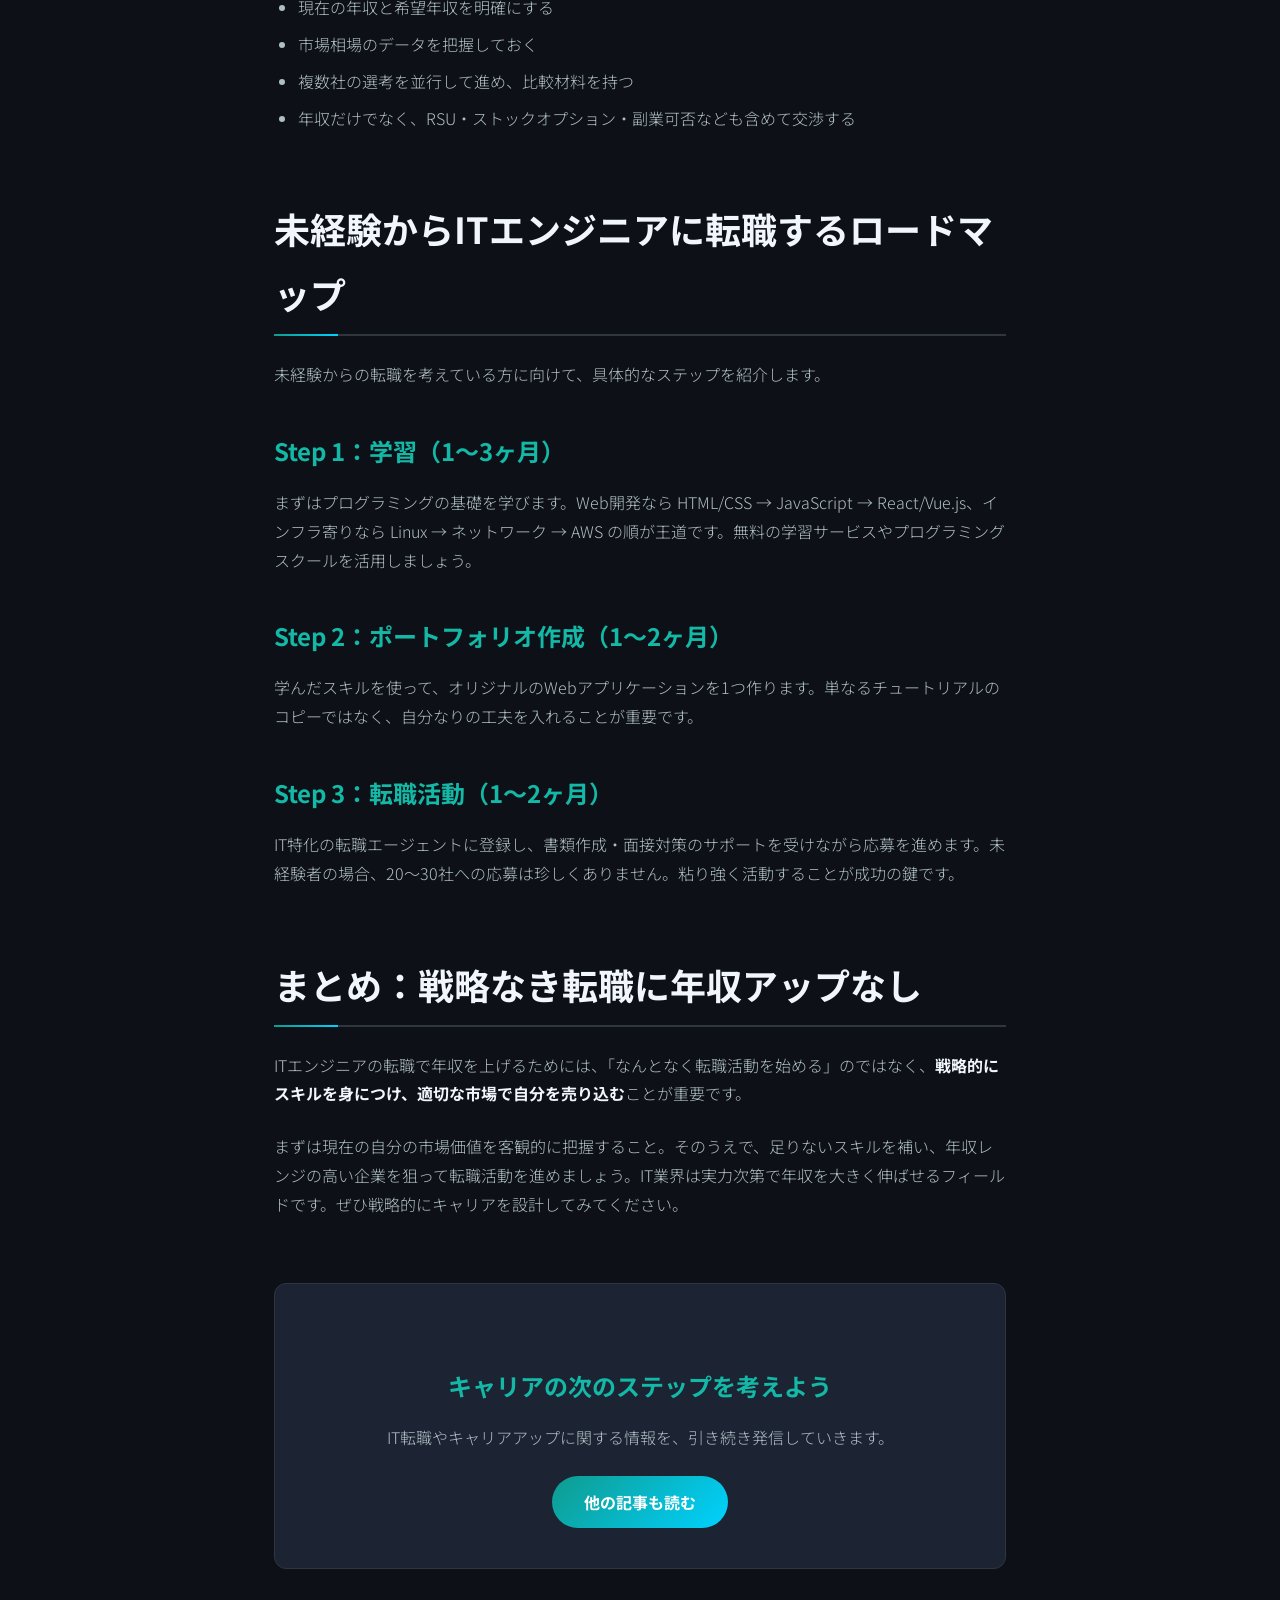
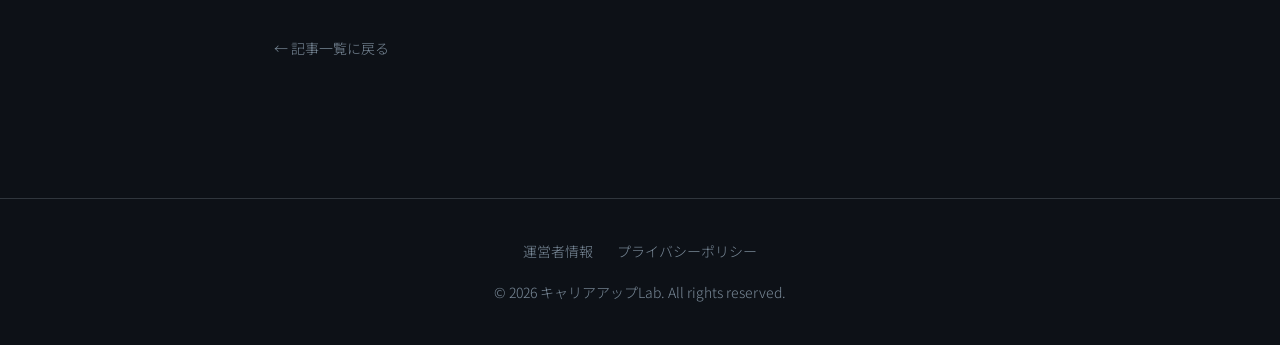
<file: articles/it-engineer-career.html>
<!DOCTYPE html>
<html lang="ja">
<head>
  <meta charset="UTF-8">
  <meta name="viewport" content="width=device-width, initial-scale=1.0">
  <title>ITエンジニア転職で年収アップするための戦略｜キャリアアップLab</title>
  <meta name="description" content="ITエンジニアの転職で年収を上げるための具体的な戦略とロードマップ。未経験からの転職、現役エンジニアのキャリアアップまで徹底解説。">
  <link rel="preconnect" href="https://fonts.googleapis.com">
  <link rel="preconnect" href="https://fonts.gstatic.com" crossorigin>
  <link href="https://fonts.googleapis.com/css2?family=Noto+Sans+JP:wght@300;400;700;900&family=Space+Grotesk:wght@400;500;700&display=swap" rel="stylesheet">
  <link rel="stylesheet" href="../css/style.css">
</head>
<body>

  <!-- Header -->
  <header class="site-header">
    <nav class="nav-inner">
      <div class="site-logo"><a href="../index.html">Career Up Lab</a></div>
      <button class="menu-toggle" aria-label="メニューを開く" onclick="document.querySelector('.nav-links').classList.toggle('active')">☰</button>
      <ul class="nav-links">
        <li><a href="../index.html">ホーム</a></li>
        <li><a href="../about.html">運営者情報</a></li>
        <li><a href="../privacy.html">プライバシーポリシー</a></li>
      </ul>
    </nav>
  </header>

  <!-- Article Header -->
  <div class="article-header animate-in animate-in-1">
    <span class="article-category">IT Career</span>
    <h1 class="article-title">ITエンジニア転職で<br>年収アップするための戦略</h1>
    <p class="article-meta">2026年3月5日 · 読了目安 9分</p>
  </div>

  <!-- Article Body -->
  <article class="article-content animate-in animate-in-2">

    <p>ITエンジニアは、数ある職種の中でも転職による年収アップが実現しやすい職種の一つです。しかし、ただ転職すれば年収が上がるわけではありません。<strong>戦略的にキャリアを設計し、適切なタイミングで行動する</strong>ことが重要です。</p>

    <p>本記事では、未経験からのIT転職から現役エンジニアのキャリアアップまで、年収を上げるための具体的な戦略を解説します。</p>

    <h2>ITエンジニアの年収事情</h2>

    <p>経済産業省の「IT人材需給に関する調査」によると、2030年には最大79万人のIT人材が不足すると予測されています。この需給ギャップが、ITエンジニアの市場価値を押し上げています。</p>

    <p>転職サービス各社のデータを見ると、ITエンジニアの平均年収は以下のような水準です。</p>

    <ul>
      <li><strong>未経験〜1年目</strong>：300〜400万円</li>
      <li><strong>実務経験3年</strong>：450〜550万円</li>
      <li><strong>実務経験5年以上</strong>：550〜700万円</li>
      <li><strong>テックリード・マネージャー</strong>：700〜1,000万円以上</li>
    </ul>

    <p>ポイントは、<strong>同じスキルレベルでも、所属する企業や領域によって年収に100〜200万円の差がつく</strong>ことです。ここに転職で年収を上げるチャンスがあります。</p>

    <h2>年収アップを実現する5つの戦略</h2>

    <h3>1. 市場価値の高い技術スキルを身につける</h3>

    <p>すべてのプログラミング言語やフレームワークが同じ市場価値を持つわけではありません。<strong>需要が高く、供給が少ない技術領域</strong>を狙うことが年収アップの鍵です。</p>

    <p>2026年現在、特に市場価値が高い技術領域は以下の通りです。</p>

    <ul>
      <li><strong>クラウドインフラ</strong>（AWS, GCP, Azure）：DX推進に伴い需要急増</li>
      <li><strong>AI/機械学習エンジニアリング</strong>：生成AI関連の需要が爆発的に増加</li>
      <li><strong>セキュリティエンジニアリング</strong>：サイバー攻撃の増加で慢性的人材不足</li>
      <li><strong>SRE/DevOps</strong>：システムの信頼性向上に不可欠な領域</li>
      <li><strong>データエンジニアリング</strong>：データ活用基盤の構築・運用</li>
    </ul>

    <h3>2. 「できること」の証明を用意する</h3>

    <p>エンジニアの転職では、職務経歴書だけでなく<strong>成果物で実力を証明</strong>することが極めて重要です。</p>

    <ul>
      <li><strong>GitHubポートフォリオ</strong>：個人開発やOSS貢献のコードを公開する</li>
      <li><strong>技術ブログ</strong>：技術的な知見をアウトプットし、言語化力を示す</li>
      <li><strong>資格</strong>：AWS認定、Google Cloud認定、情報処理技術者試験など</li>
      <li><strong>登壇実績</strong>：勉強会やカンファレンスでの発表</li>
    </ul>

    <div class="highlight-box">
      <p><strong>実践のコツ：</strong>ポートフォリオは「量より質」です。1つでもいいので、設計思想やコードの品質にこだわったプロジェクトを持っておくと、面接での評価が大きく変わります。</p>
    </div>

    <h3>3. 年収レンジの高い企業・業界を狙う</h3>

    <p>同じスキルセットでも、企業の規模や業界によって提示される年収は大きく異なります。一般的に年収レンジが高いのは以下の企業群です。</p>

    <ul>
      <li><strong>外資系テック企業</strong>：Google, Amazon, Microsoft など</li>
      <li><strong>メガベンチャー</strong>：高い技術力と待遇を両立</li>
      <li><strong>金融系（FinTech含む）</strong>：システムの重要性が高く高待遇</li>
      <li><strong>自社サービス企業</strong>：SIer比で年収が高い傾向</li>
    </ul>

    <p>SES（客先常駐）から自社開発企業への転職だけで、年収が50〜100万円上がるケースは非常に多いです。</p>

    <h3>4. 転職エージェントを戦略的に活用する</h3>

    <p>エンジニア転職においても、<strong>IT・エンジニアに特化した転職エージェント</strong>の活用は非常に効果的です。特にIT業界に精通したアドバイザーは、以下のような情報を持っています。</p>

    <ul>
      <li>企業ごとの技術スタックと開発文化</li>
      <li>年収の交渉余地や過去の実績</li>
      <li>面接で重視されるポイント</li>
      <li>一般には公開されていない求人</li>
    </ul>

    <p>特に未経験からITエンジニアへの転職を目指す場合は、<strong>未経験者のIT転職に特化したエージェント</strong>を選ぶことが重要です。一般的なエージェントと比べて、未経験者に適した求人を多く保有しており、技術的なスキルの棚卸しや学習ロードマップの提案もしてくれます。</p>

    <div class="highlight-box">
      <p><strong>ポイント：</strong>エージェントは2〜3社に登録して比較するのがおすすめです。相性の良いアドバイザーを見つけることで、転職活動の質が大きく変わります。</p>
    </div>

    <h3>5. 交渉力を磨く</h3>

    <p>意外に見落とされがちですが、<strong>年収交渉のスキル</strong>は年収アップに直結します。内定時の条件提示は交渉の余地がある場合が多く、以下の準備をしておくことで有利に進められます。</p>

    <ul>
      <li>現在の年収と希望年収を明確にする</li>
      <li>市場相場のデータを把握しておく</li>
      <li>複数社の選考を並行して進め、比較材料を持つ</li>
      <li>年収だけでなく、RSU・ストックオプション・副業可否なども含めて交渉する</li>
    </ul>

    <h2>未経験からITエンジニアに転職するロードマップ</h2>

    <p>未経験からの転職を考えている方に向けて、具体的なステップを紹介します。</p>

    <h3>Step 1：学習（1〜3ヶ月）</h3>
    <p>まずはプログラミングの基礎を学びます。Web開発なら HTML/CSS → JavaScript → React/Vue.js、インフラ寄りなら Linux → ネットワーク → AWS の順が王道です。無料の学習サービスやプログラミングスクールを活用しましょう。</p>

    <h3>Step 2：ポートフォリオ作成（1〜2ヶ月）</h3>
    <p>学んだスキルを使って、オリジナルのWebアプリケーションを1つ作ります。単なるチュートリアルのコピーではなく、自分なりの工夫を入れることが重要です。</p>

    <h3>Step 3：転職活動（1〜2ヶ月）</h3>
    <p>IT特化の転職エージェントに登録し、書類作成・面接対策のサポートを受けながら応募を進めます。未経験者の場合、20〜30社への応募は珍しくありません。粘り強く活動することが成功の鍵です。</p>

    <h2>まとめ：戦略なき転職に年収アップなし</h2>

    <p>ITエンジニアの転職で年収を上げるためには、「なんとなく転職活動を始める」のではなく、<strong>戦略的にスキルを身につけ、適切な市場で自分を売り込む</strong>ことが重要です。</p>

    <p>まずは現在の自分の市場価値を客観的に把握すること。そのうえで、足りないスキルを補い、年収レンジの高い企業を狙って転職活動を進めましょう。IT業界は実力次第で年収を大きく伸ばせるフィールドです。ぜひ戦略的にキャリアを設計してみてください。</p>

    <div class="cta-box">
      <h3>キャリアの次のステップを考えよう</h3>
      <p>IT転職やキャリアアップに関する情報を、引き続き発信していきます。</p>
      <a href="../index.html" class="cta-button">他の記事も読む</a>
    </div>

    <a href="../index.html" class="back-to-list">← 記事一覧に戻る</a>

  </article>

  <!-- Footer -->
  <footer class="site-footer">
    <div class="footer-inner">
      <ul class="footer-links">
        <li><a href="../about.html">運営者情報</a></li>
        <li><a href="../privacy.html">プライバシーポリシー</a></li>
      </ul>
      <p class="footer-copy">&copy; 2026 キャリアアップLab. All rights reserved.</p>
    </div>
  </footer>

</body>
</html>
</file>
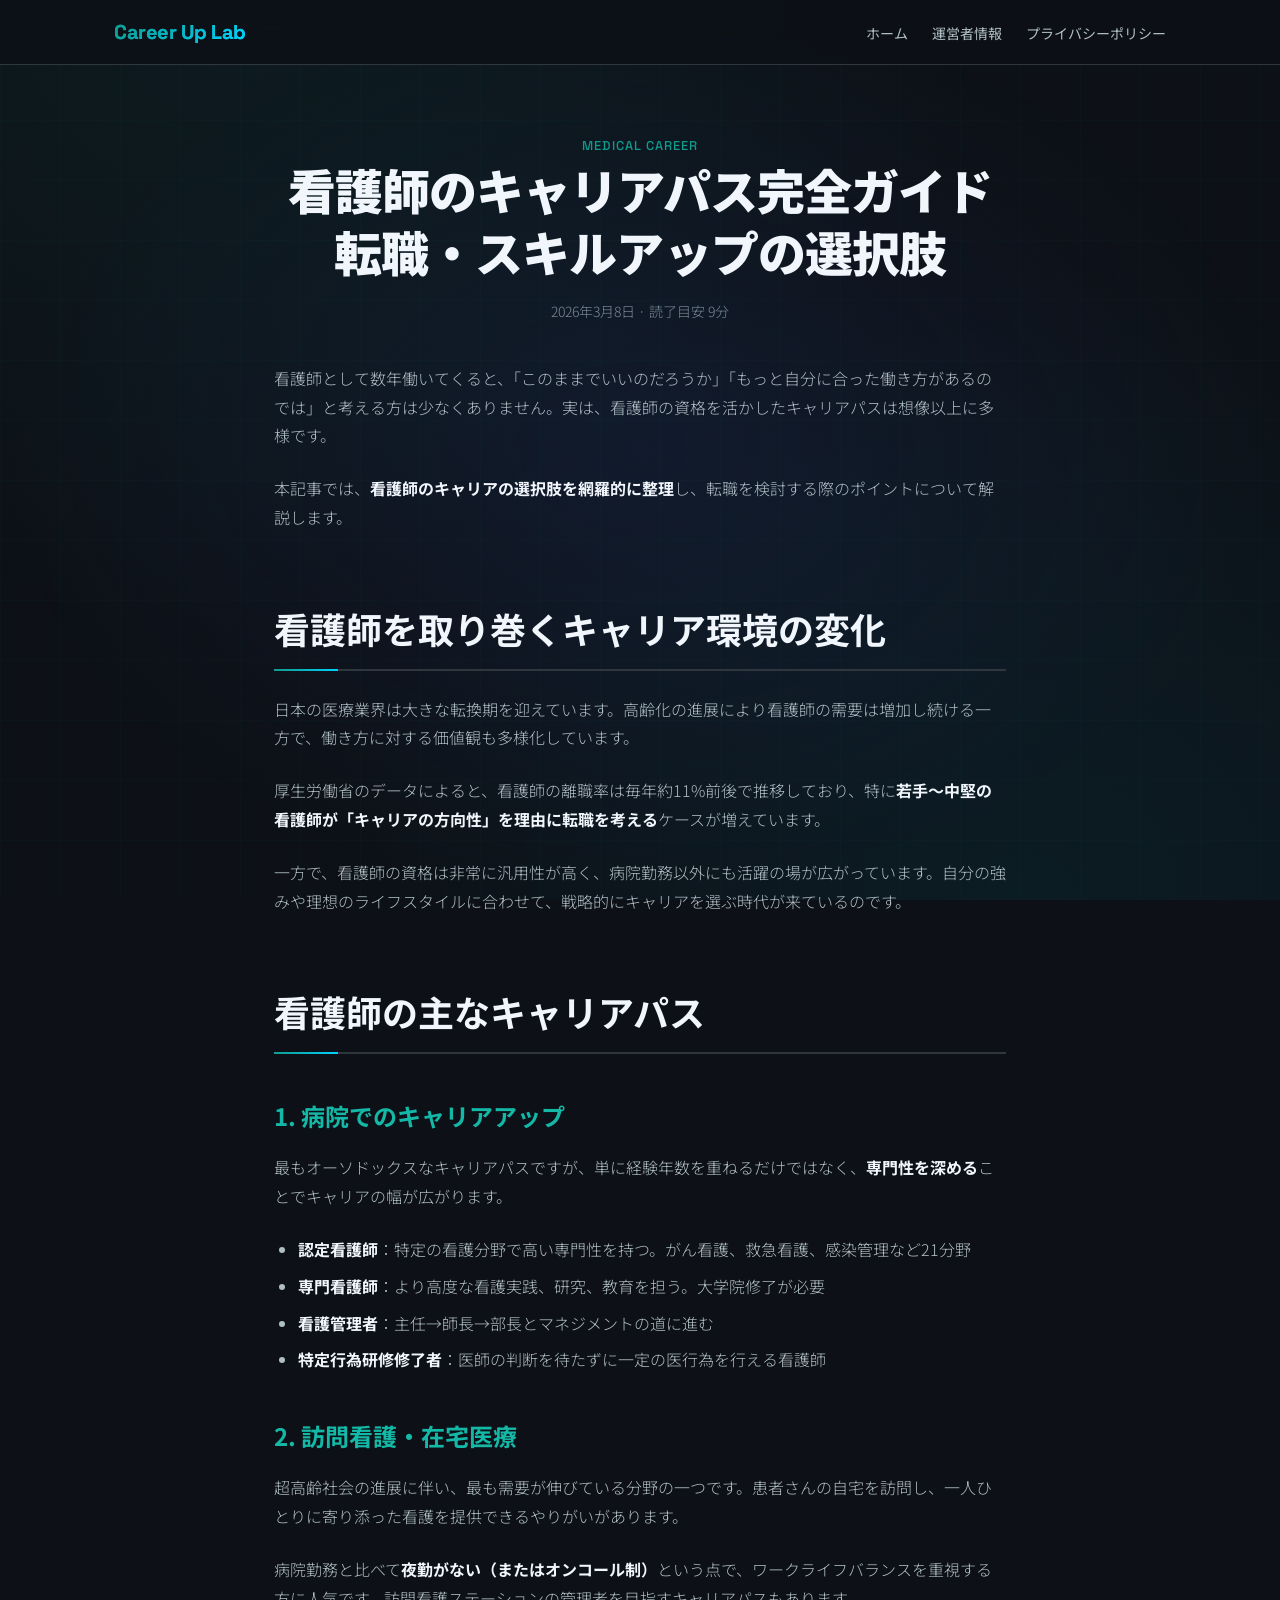
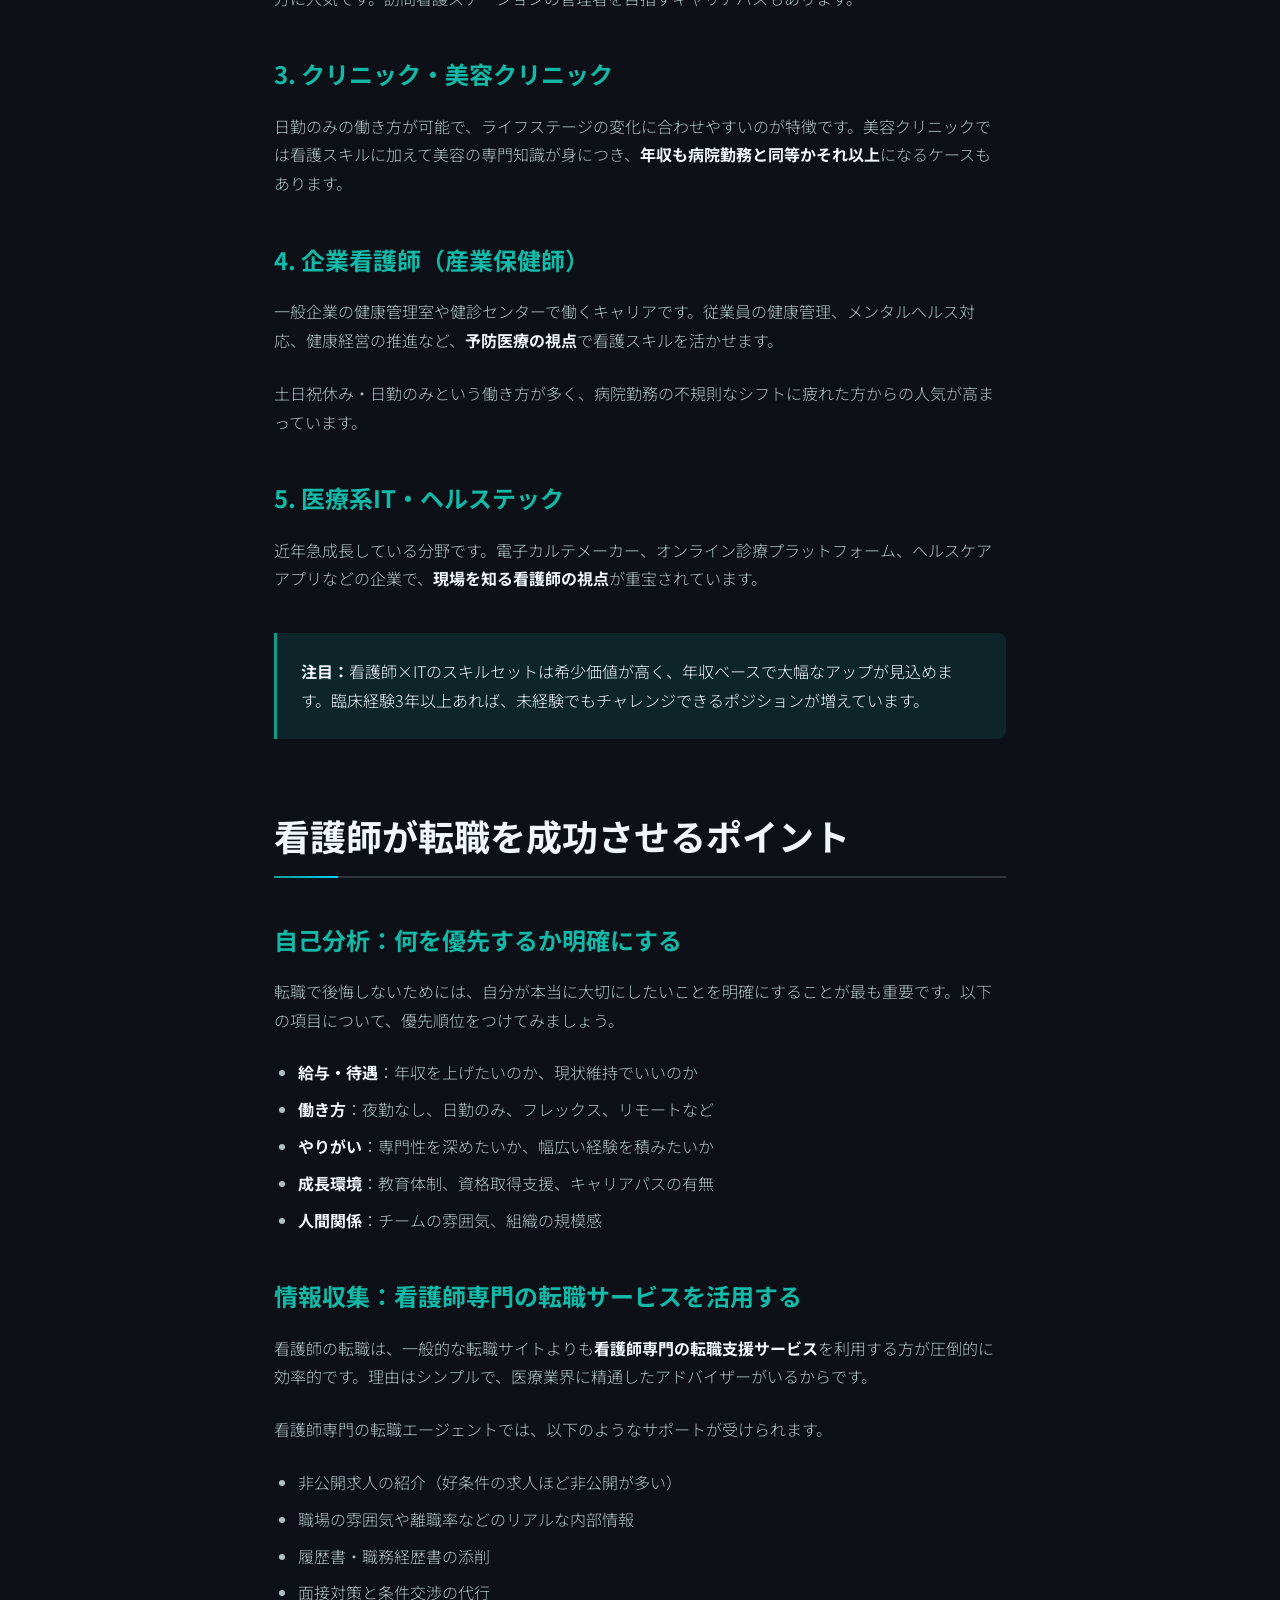
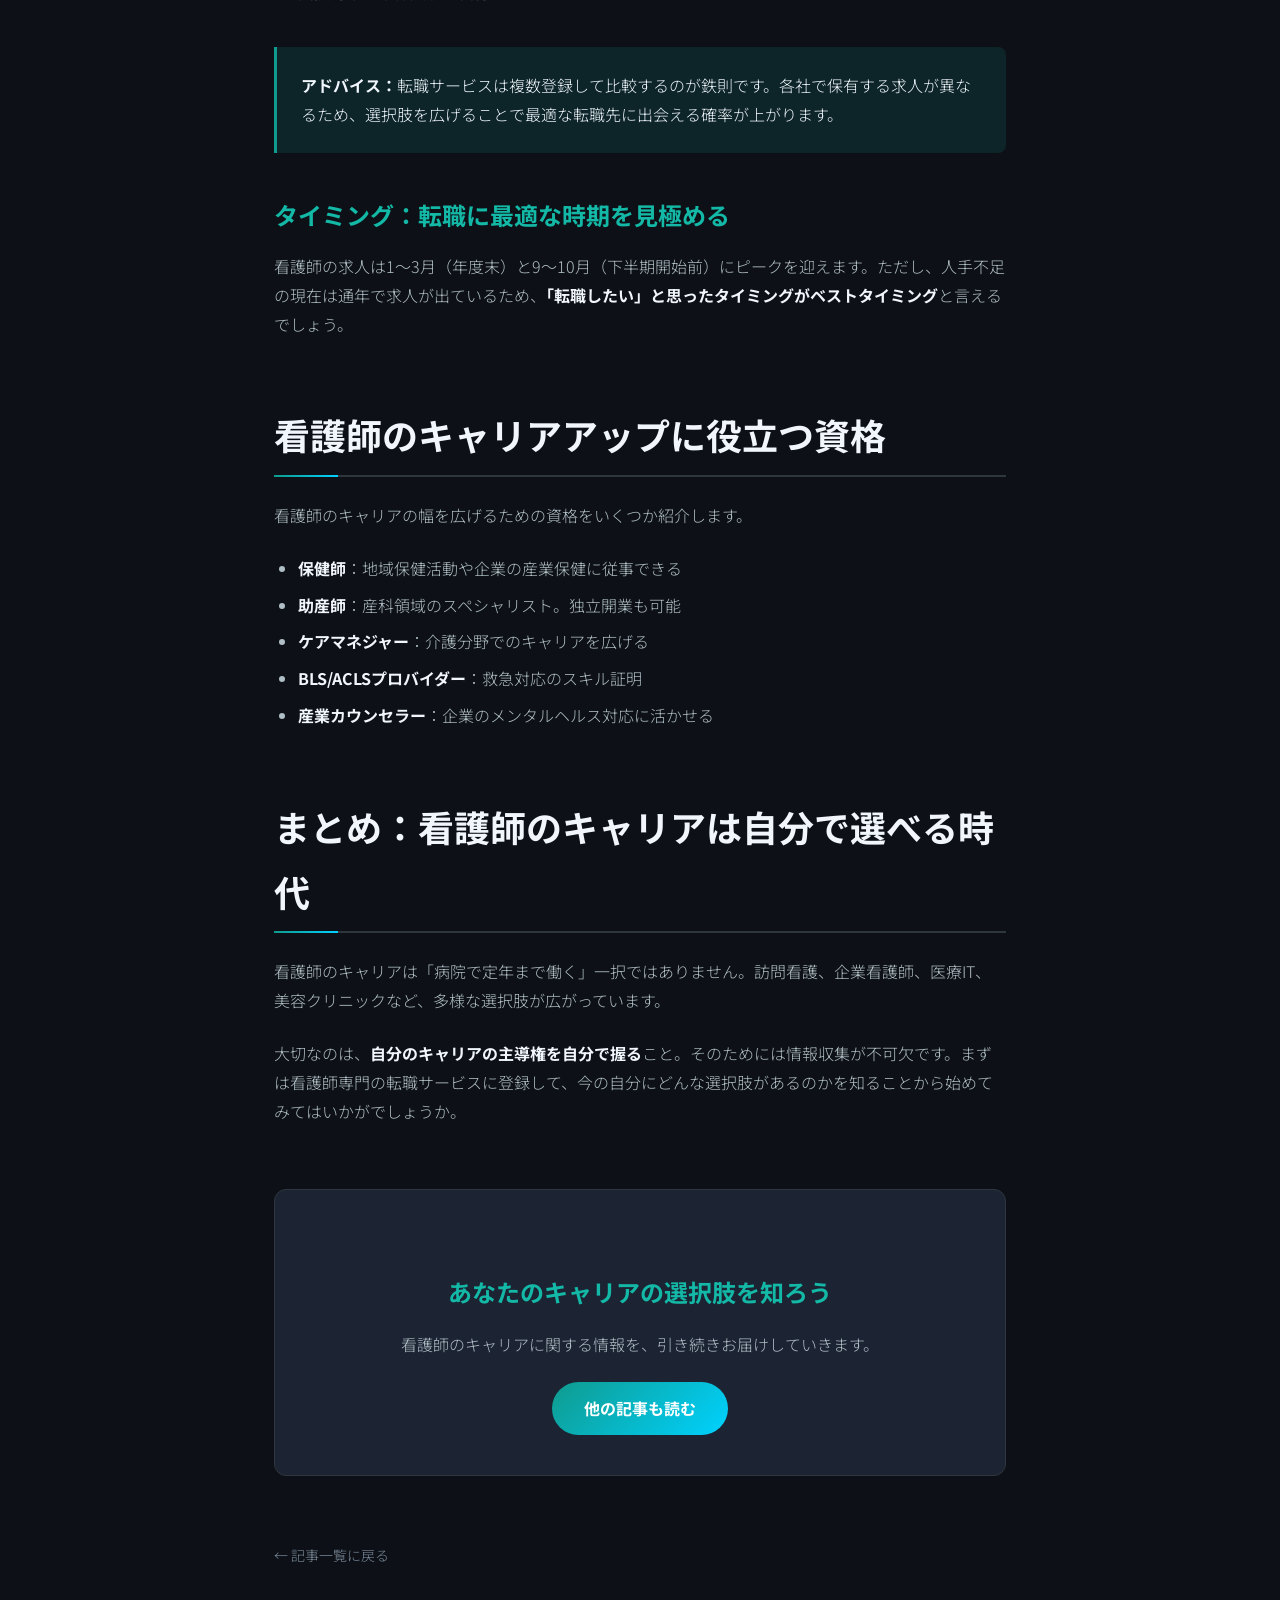
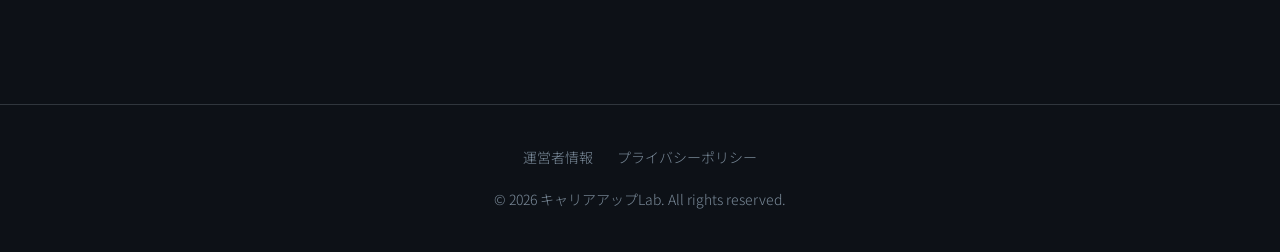
<file: articles/nursing-career-guide.html>
<!DOCTYPE html>
<html lang="ja">
<head>
  <meta charset="UTF-8">
  <meta name="viewport" content="width=device-width, initial-scale=1.0">
  <title>看護師のキャリアパス完全ガイド｜転職・スキルアップの選択肢｜キャリアアップLab</title>
  <meta name="description" content="看護師のキャリアパスを網羅的に解説。病院勤務、訪問看護、企業看護師、海外転職まで、キャリアの選択肢と転職のポイントを紹介します。">
  <link rel="preconnect" href="https://fonts.googleapis.com">
  <link rel="preconnect" href="https://fonts.gstatic.com" crossorigin>
  <link href="https://fonts.googleapis.com/css2?family=Noto+Sans+JP:wght@300;400;700;900&family=Space+Grotesk:wght@400;500;700&display=swap" rel="stylesheet">
  <link rel="stylesheet" href="../css/style.css">
</head>
<body>

  <!-- Header -->
  <header class="site-header">
    <nav class="nav-inner">
      <div class="site-logo"><a href="../index.html">Career Up Lab</a></div>
      <button class="menu-toggle" aria-label="メニューを開く" onclick="document.querySelector('.nav-links').classList.toggle('active')">☰</button>
      <ul class="nav-links">
        <li><a href="../index.html">ホーム</a></li>
        <li><a href="../about.html">運営者情報</a></li>
        <li><a href="../privacy.html">プライバシーポリシー</a></li>
      </ul>
    </nav>
  </header>

  <!-- Article Header -->
  <div class="article-header animate-in animate-in-1">
    <span class="article-category">Medical Career</span>
    <h1 class="article-title">看護師のキャリアパス完全ガイド<br>転職・スキルアップの選択肢</h1>
    <p class="article-meta">2026年3月8日 · 読了目安 9分</p>
  </div>

  <!-- Article Body -->
  <article class="article-content animate-in animate-in-2">

    <p>看護師として数年働いてくると、「このままでいいのだろうか」「もっと自分に合った働き方があるのでは」と考える方は少なくありません。実は、看護師の資格を活かしたキャリアパスは想像以上に多様です。</p>

    <p>本記事では、<strong>看護師のキャリアの選択肢を網羅的に整理</strong>し、転職を検討する際のポイントについて解説します。</p>

    <h2>看護師を取り巻くキャリア環境の変化</h2>

    <p>日本の医療業界は大きな転換期を迎えています。高齢化の進展により看護師の需要は増加し続ける一方で、働き方に対する価値観も多様化しています。</p>

    <p>厚生労働省のデータによると、看護師の離職率は毎年約11%前後で推移しており、特に<strong>若手〜中堅の看護師が「キャリアの方向性」を理由に転職を考える</strong>ケースが増えています。</p>

    <p>一方で、看護師の資格は非常に汎用性が高く、病院勤務以外にも活躍の場が広がっています。自分の強みや理想のライフスタイルに合わせて、戦略的にキャリアを選ぶ時代が来ているのです。</p>

    <h2>看護師の主なキャリアパス</h2>

    <h3>1. 病院でのキャリアアップ</h3>

    <p>最もオーソドックスなキャリアパスですが、単に経験年数を重ねるだけではなく、<strong>専門性を深める</strong>ことでキャリアの幅が広がります。</p>

    <ul>
      <li><strong>認定看護師</strong>：特定の看護分野で高い専門性を持つ。がん看護、救急看護、感染管理など21分野</li>
      <li><strong>専門看護師</strong>：より高度な看護実践、研究、教育を担う。大学院修了が必要</li>
      <li><strong>看護管理者</strong>：主任→師長→部長とマネジメントの道に進む</li>
      <li><strong>特定行為研修修了者</strong>：医師の判断を待たずに一定の医行為を行える看護師</li>
    </ul>

    <h3>2. 訪問看護・在宅医療</h3>

    <p>超高齢社会の進展に伴い、最も需要が伸びている分野の一つです。患者さんの自宅を訪問し、一人ひとりに寄り添った看護を提供できるやりがいがあります。</p>

    <p>病院勤務と比べて<strong>夜勤がない（またはオンコール制）</strong>という点で、ワークライフバランスを重視する方に人気です。訪問看護ステーションの管理者を目指すキャリアパスもあります。</p>

    <h3>3. クリニック・美容クリニック</h3>

    <p>日勤のみの働き方が可能で、ライフステージの変化に合わせやすいのが特徴です。美容クリニックでは看護スキルに加えて美容の専門知識が身につき、<strong>年収も病院勤務と同等かそれ以上</strong>になるケースもあります。</p>

    <h3>4. 企業看護師（産業保健師）</h3>

    <p>一般企業の健康管理室や健診センターで働くキャリアです。従業員の健康管理、メンタルヘルス対応、健康経営の推進など、<strong>予防医療の視点</strong>で看護スキルを活かせます。</p>

    <p>土日祝休み・日勤のみという働き方が多く、病院勤務の不規則なシフトに疲れた方からの人気が高まっています。</p>

    <h3>5. 医療系IT・ヘルステック</h3>

    <p>近年急成長している分野です。電子カルテメーカー、オンライン診療プラットフォーム、ヘルスケアアプリなどの企業で、<strong>現場を知る看護師の視点</strong>が重宝されています。</p>

    <div class="highlight-box">
      <p><strong>注目：</strong>看護師×ITのスキルセットは希少価値が高く、年収ベースで大幅なアップが見込めます。臨床経験3年以上あれば、未経験でもチャレンジできるポジションが増えています。</p>
    </div>

    <h2>看護師が転職を成功させるポイント</h2>

    <h3>自己分析：何を優先するか明確にする</h3>

    <p>転職で後悔しないためには、自分が本当に大切にしたいことを明確にすることが最も重要です。以下の項目について、優先順位をつけてみましょう。</p>

    <ul>
      <li><strong>給与・待遇</strong>：年収を上げたいのか、現状維持でいいのか</li>
      <li><strong>働き方</strong>：夜勤なし、日勤のみ、フレックス、リモートなど</li>
      <li><strong>やりがい</strong>：専門性を深めたいか、幅広い経験を積みたいか</li>
      <li><strong>成長環境</strong>：教育体制、資格取得支援、キャリアパスの有無</li>
      <li><strong>人間関係</strong>：チームの雰囲気、組織の規模感</li>
    </ul>

    <h3>情報収集：看護師専門の転職サービスを活用する</h3>

    <p>看護師の転職は、一般的な転職サイトよりも<strong>看護師専門の転職支援サービス</strong>を利用する方が圧倒的に効率的です。理由はシンプルで、医療業界に精通したアドバイザーがいるからです。</p>

    <p>看護師専門の転職エージェントでは、以下のようなサポートが受けられます。</p>

    <ul>
      <li>非公開求人の紹介（好条件の求人ほど非公開が多い）</li>
      <li>職場の雰囲気や離職率などのリアルな内部情報</li>
      <li>履歴書・職務経歴書の添削</li>
      <li>面接対策と条件交渉の代行</li>
    </ul>

    <div class="highlight-box">
      <p><strong>アドバイス：</strong>転職サービスは複数登録して比較するのが鉄則です。各社で保有する求人が異なるため、選択肢を広げることで最適な転職先に出会える確率が上がります。</p>
    </div>

    <h3>タイミング：転職に最適な時期を見極める</h3>

    <p>看護師の求人は1〜3月（年度末）と9〜10月（下半期開始前）にピークを迎えます。ただし、人手不足の現在は通年で求人が出ているため、<strong>「転職したい」と思ったタイミングがベストタイミング</strong>と言えるでしょう。</p>

    <h2>看護師のキャリアアップに役立つ資格</h2>

    <p>看護師のキャリアの幅を広げるための資格をいくつか紹介します。</p>

    <ul>
      <li><strong>保健師</strong>：地域保健活動や企業の産業保健に従事できる</li>
      <li><strong>助産師</strong>：産科領域のスペシャリスト。独立開業も可能</li>
      <li><strong>ケアマネジャー</strong>：介護分野でのキャリアを広げる</li>
      <li><strong>BLS/ACLSプロバイダー</strong>：救急対応のスキル証明</li>
      <li><strong>産業カウンセラー</strong>：企業のメンタルヘルス対応に活かせる</li>
    </ul>

    <h2>まとめ：看護師のキャリアは自分で選べる時代</h2>

    <p>看護師のキャリアは「病院で定年まで働く」一択ではありません。訪問看護、企業看護師、医療IT、美容クリニックなど、多様な選択肢が広がっています。</p>

    <p>大切なのは、<strong>自分のキャリアの主導権を自分で握る</strong>こと。そのためには情報収集が不可欠です。まずは看護師専門の転職サービスに登録して、今の自分にどんな選択肢があるのかを知ることから始めてみてはいかがでしょうか。</p>

    <div class="cta-box">
      <h3>あなたのキャリアの選択肢を知ろう</h3>
      <p>看護師のキャリアに関する情報を、引き続きお届けしていきます。</p>
      <a href="../index.html" class="cta-button">他の記事も読む</a>
    </div>

    <a href="../index.html" class="back-to-list">← 記事一覧に戻る</a>

  </article>

  <!-- Footer -->
  <footer class="site-footer">
    <div class="footer-inner">
      <ul class="footer-links">
        <li><a href="../about.html">運営者情報</a></li>
        <li><a href="../privacy.html">プライバシーポリシー</a></li>
      </ul>
      <p class="footer-copy">&copy; 2026 キャリアアップLab. All rights reserved.</p>
    </div>
  </footer>

</body>
</html>
</file>
<file: css/style.css>
/* ============================================
   キャリアアップLab - Design System
   ============================================ */

/* --- CSS Variables --- */
:root {
  /* Colors - Dark Navy Theme */
  --color-bg-primary: #0d1117;
  --color-bg-secondary: #161b22;
  --color-bg-card: #1c2333;
  --color-bg-card-hover: #222d42;
  --color-border: #30363d;
  --color-border-accent: #0f9b8e;

  /* Accent - Teal / Emerald */
  --color-accent: #0f9b8e;
  --color-accent-light: #14b8a6;
  --color-accent-glow: rgba(15, 155, 142, 0.15);
  --color-accent-gradient: linear-gradient(135deg, #0f9b8e, #00d2ff);

  /* Text */
  --color-text-primary: #f0f6fc;
  --color-text-secondary: #b0bec5;
  --color-text-muted: #7a8a99;

  /* Typography Scale */
  --font-heading: 'Noto Sans JP', sans-serif;
  --font-body: 'Noto Sans JP', sans-serif;
  --font-accent: 'Space Grotesk', sans-serif;

  --text-hero: clamp(2.5rem, 6vw, 4.5rem);
  --text-h1: clamp(2rem, 4vw, 3rem);
  --text-h2: clamp(1.5rem, 3vw, 2.25rem);
  --text-h3: clamp(1.125rem, 2vw, 1.5rem);
  --text-body: 1rem;
  --text-small: 0.875rem;

  /* Spacing */
  --space-xs: 0.5rem;
  --space-sm: 1rem;
  --space-md: 1.5rem;
  --space-lg: 2.5rem;
  --space-xl: 4rem;
  --space-2xl: 6rem;

  /* Layout */
  --max-width: 1100px;
  --max-width-article: 780px;
  --border-radius: 12px;
  --border-radius-sm: 8px;
}

/* --- Reset & Base --- */
*,
*::before,
*::after {
  box-sizing: border-box;
  margin: 0;
  padding: 0;
}

html {
  scroll-behavior: smooth;
  -webkit-font-smoothing: antialiased;
  -moz-osx-font-smoothing: grayscale;
}

body {
  font-family: var(--font-body);
  font-weight: 300;
  font-size: var(--text-body);
  line-height: 1.8;
  color: var(--color-text-primary);
  background-color: var(--color-bg-primary);
  min-height: 100vh;
}

/* --- Background Layers --- */
body::before {
  content: '';
  position: fixed;
  top: 0;
  left: 0;
  width: 100%;
  height: 100%;
  background:
    radial-gradient(ellipse at 20% 0%, rgba(15, 155, 142, 0.08) 0%, transparent 50%),
    radial-gradient(ellipse at 80% 100%, rgba(0, 210, 255, 0.06) 0%, transparent 50%),
    radial-gradient(ellipse at 50% 50%, rgba(22, 33, 62, 0.5) 0%, transparent 70%);
  pointer-events: none;
  z-index: -1;
}

/* Geometric subtle pattern */
body::after {
  content: '';
  position: fixed;
  top: 0;
  left: 0;
  width: 100%;
  height: 100%;
  background-image:
    linear-gradient(rgba(15, 155, 142, 0.03) 1px, transparent 1px),
    linear-gradient(90deg, rgba(15, 155, 142, 0.03) 1px, transparent 1px);
  background-size: 60px 60px;
  pointer-events: none;
  z-index: -1;
}

/* --- Animations --- */
@keyframes fadeInUp {
  from {
    opacity: 0;
    transform: translateY(24px);
  }
  to {
    opacity: 1;
    transform: translateY(0);
  }
}

@keyframes fadeIn {
  from { opacity: 0; }
  to { opacity: 1; }
}

@keyframes slideInLeft {
  from {
    opacity: 0;
    transform: translateX(-20px);
  }
  to {
    opacity: 1;
    transform: translateX(0);
  }
}

.animate-in {
  animation: fadeInUp 0.7s ease-out both;
}

.animate-in-1 { animation-delay: 0.1s; }
.animate-in-2 { animation-delay: 0.2s; }
.animate-in-3 { animation-delay: 0.3s; }
.animate-in-4 { animation-delay: 0.4s; }
.animate-in-5 { animation-delay: 0.5s; }
.animate-in-6 { animation-delay: 0.6s; }

/* --- Links --- */
a {
  color: var(--color-accent-light);
  text-decoration: none;
  transition: color 0.2s ease;
}

a:hover {
  color: #00d2ff;
}

/* --- Navigation --- */
.site-header {
  position: sticky;
  top: 0;
  z-index: 100;
  background: rgba(13, 17, 23, 0.85);
  backdrop-filter: blur(16px);
  -webkit-backdrop-filter: blur(16px);
  border-bottom: 1px solid var(--color-border);
  animation: fadeIn 0.5s ease-out both;
}

.nav-inner {
  max-width: var(--max-width);
  margin: 0 auto;
  padding: 0.875rem var(--space-md);
  display: flex;
  align-items: center;
  justify-content: space-between;
}

.site-logo {
  font-family: var(--font-accent);
  font-size: 1.25rem;
  font-weight: 700;
  letter-spacing: -0.02em;
  background: var(--color-accent-gradient);
  -webkit-background-clip: text;
  -webkit-text-fill-color: transparent;
  background-clip: text;
}

.site-logo a {
  background: var(--color-accent-gradient);
  -webkit-background-clip: text;
  -webkit-text-fill-color: transparent;
  background-clip: text;
}

.nav-links {
  display: flex;
  gap: var(--space-md);
  list-style: none;
}

.nav-links a {
  font-size: var(--text-small);
  font-weight: 400;
  color: var(--color-text-secondary);
  padding: 0.375rem 0;
  position: relative;
  transition: color 0.2s ease;
}

.nav-links a::after {
  content: '';
  position: absolute;
  bottom: 0;
  left: 0;
  width: 0;
  height: 2px;
  background: var(--color-accent-gradient);
  transition: width 0.3s ease;
}

.nav-links a:hover {
  color: var(--color-text-primary);
}

.nav-links a:hover::after {
  width: 100%;
}

/* Mobile menu toggle */
.menu-toggle {
  display: none;
  background: none;
  border: none;
  color: var(--color-text-secondary);
  font-size: 1.5rem;
  cursor: pointer;
  padding: 0.25rem;
}

/* --- Hero Section --- */
.hero {
  max-width: var(--max-width);
  margin: 0 auto;
  padding: var(--space-2xl) var(--space-md);
  text-align: center;
}

.hero-title {
  font-family: var(--font-heading);
  font-size: var(--text-hero);
  font-weight: 900;
  line-height: 1.15;
  letter-spacing: -0.03em;
  margin-bottom: var(--space-md);
}

.hero-title .accent {
  background: var(--color-accent-gradient);
  -webkit-background-clip: text;
  -webkit-text-fill-color: transparent;
  background-clip: text;
}

.hero-subtitle {
  font-size: clamp(1rem, 2vw, 1.25rem);
  font-weight: 300;
  color: var(--color-text-secondary);
  max-width: 640px;
  margin: 0 auto;
  line-height: 1.7;
}

/* --- Section --- */
.section {
  max-width: var(--max-width);
  margin: 0 auto;
  padding: var(--space-xl) var(--space-md);
}

.section-title {
  font-family: var(--font-heading);
  font-size: var(--text-h2);
  font-weight: 700;
  margin-bottom: var(--space-lg);
  position: relative;
  display: inline-block;
}

.section-title::after {
  content: '';
  display: block;
  width: 48px;
  height: 3px;
  background: var(--color-accent-gradient);
  margin-top: var(--space-xs);
  border-radius: 2px;
}

/* --- Article Cards --- */
.cards-grid {
  display: grid;
  grid-template-columns: repeat(auto-fit, minmax(320px, 1fr));
  gap: var(--space-md);
}

.card {
  background: var(--color-bg-card);
  border: 1px solid var(--color-border);
  border-radius: var(--border-radius);
  overflow: hidden;
  transition: transform 0.3s ease, border-color 0.3s ease, box-shadow 0.3s ease;
  display: flex;
  flex-direction: column;
}

.card:hover {
  transform: translateY(-4px);
  border-color: var(--color-border-accent);
  box-shadow: 0 8px 32px rgba(15, 155, 142, 0.1);
}

.card-thumbnail {
  width: 100%;
  aspect-ratio: 16 / 9;
  overflow: hidden;
  position: relative;
}

.card-thumbnail-inner {
  width: 100%;
  height: 100%;
  display: flex;
  align-items: center;
  justify-content: center;
  font-size: 3rem;
}

.card-thumbnail-ai {
  background: linear-gradient(135deg, #0f2027, #203a43, #2c5364);
}

.card-thumbnail-nursing {
  background: linear-gradient(135deg, #1a1a2e, #16213e, #0f3460);
}

.card-thumbnail-it {
  background: linear-gradient(135deg, #0d1117, #1a1a2e, #2d1b69);
}

.card-body {
  padding: var(--space-md);
  flex: 1;
  display: flex;
  flex-direction: column;
}

.card-category {
  font-family: var(--font-accent);
  font-size: 0.75rem;
  font-weight: 500;
  text-transform: uppercase;
  letter-spacing: 0.08em;
  color: var(--color-accent);
  margin-bottom: var(--space-xs);
}

.card-title {
  font-family: var(--font-heading);
  font-size: var(--text-h3);
  font-weight: 700;
  line-height: 1.4;
  margin-bottom: var(--space-sm);
  color: var(--color-text-primary);
}

.card-title a {
  color: inherit;
  -webkit-text-fill-color: initial;
}

.card-title a:hover {
  color: var(--color-accent-light);
}

.card-excerpt {
  font-size: var(--text-small);
  color: var(--color-text-secondary);
  line-height: 1.7;
  flex: 1;
}

.card-meta {
  margin-top: var(--space-sm);
  padding-top: var(--space-sm);
  border-top: 1px solid var(--color-border);
  display: flex;
  justify-content: space-between;
  align-items: center;
  font-size: 0.8rem;
  color: var(--color-text-muted);
}

.card-read-more {
  font-family: var(--font-accent);
  font-weight: 500;
  font-size: 0.8rem;
  color: var(--color-accent);
  transition: color 0.2s ease;
}

.card-read-more:hover {
  color: #00d2ff;
}

/* --- Article Page --- */
.article-header {
  max-width: var(--max-width);
  margin: 0 auto;
  padding: var(--space-xl) var(--space-md) var(--space-lg);
  text-align: center;
}

.article-category {
  font-family: var(--font-accent);
  font-size: 0.8rem;
  font-weight: 500;
  text-transform: uppercase;
  letter-spacing: 0.08em;
  color: var(--color-accent);
  margin-bottom: var(--space-sm);
}

.article-title {
  font-family: var(--font-heading);
  font-size: var(--text-h1);
  font-weight: 900;
  line-height: 1.3;
  letter-spacing: -0.02em;
  margin-bottom: var(--space-sm);
}

.article-meta {
  font-size: var(--text-small);
  color: var(--color-text-muted);
}

.article-content {
  max-width: var(--max-width-article);
  margin: 0 auto;
  padding: 0 var(--space-md) var(--space-2xl);
}

.article-content h2 {
  font-family: var(--font-heading);
  font-size: var(--text-h2);
  font-weight: 700;
  margin-top: var(--space-xl);
  margin-bottom: var(--space-md);
  padding-bottom: var(--space-xs);
  border-bottom: 2px solid var(--color-border);
  position: relative;
}

.article-content h2::before {
  content: '';
  position: absolute;
  bottom: -2px;
  left: 0;
  width: 64px;
  height: 2px;
  background: var(--color-accent-gradient);
}

.article-content h3 {
  font-family: var(--font-heading);
  font-size: var(--text-h3);
  font-weight: 700;
  margin-top: var(--space-lg);
  margin-bottom: var(--space-sm);
  color: var(--color-accent-light);
}

.article-content p {
  margin-bottom: var(--space-md);
  color: var(--color-text-secondary);
}

.article-content ul,
.article-content ol {
  margin-bottom: var(--space-md);
  padding-left: var(--space-md);
  color: var(--color-text-secondary);
}

.article-content li {
  margin-bottom: var(--space-xs);
}

.article-content strong {
  color: var(--color-text-primary);
  font-weight: 700;
}

/* Highlight Box */
.highlight-box {
  background: var(--color-accent-glow);
  border-left: 3px solid var(--color-accent);
  border-radius: 0 var(--border-radius-sm) var(--border-radius-sm) 0;
  padding: var(--space-md);
  margin: var(--space-lg) 0;
}

.highlight-box p {
  margin-bottom: 0;
  color: var(--color-text-primary);
}

/* --- About / Static Pages --- */
.page-content {
  max-width: var(--max-width-article);
  margin: 0 auto;
  padding: var(--space-xl) var(--space-md) var(--space-2xl);
}

.page-content h1 {
  font-family: var(--font-heading);
  font-size: var(--text-h1);
  font-weight: 900;
  margin-bottom: var(--space-lg);
  letter-spacing: -0.02em;
}

.page-content h2 {
  font-family: var(--font-heading);
  font-size: var(--text-h2);
  font-weight: 700;
  margin-top: var(--space-xl);
  margin-bottom: var(--space-md);
}

.page-content h3 {
  font-family: var(--font-heading);
  font-size: var(--text-h3);
  font-weight: 700;
  margin-top: var(--space-lg);
  margin-bottom: var(--space-sm);
}

.page-content p {
  margin-bottom: var(--space-md);
  color: var(--color-text-secondary);
}

.page-content ul {
  margin-bottom: var(--space-md);
  padding-left: var(--space-md);
  color: var(--color-text-secondary);
}

.page-content li {
  margin-bottom: var(--space-xs);
}

/* Profile Card */
.profile-card {
  background: var(--color-bg-card);
  border: 1px solid var(--color-border);
  border-radius: var(--border-radius);
  padding: var(--space-lg);
  display: flex;
  gap: var(--space-lg);
  align-items: center;
  margin-bottom: var(--space-xl);
}

.profile-avatar {
  width: 100px;
  height: 100px;
  border-radius: 50%;
  background: var(--color-accent-gradient);
  display: flex;
  align-items: center;
  justify-content: center;
  font-size: 2.5rem;
  flex-shrink: 0;
}

.profile-info h2 {
  font-family: var(--font-heading);
  font-size: var(--text-h3);
  font-weight: 700;
  margin-top: 0;
  margin-bottom: var(--space-xs);
}

.profile-info p {
  font-size: var(--text-small);
  margin-bottom: 0;
}

/* --- CTA Section --- */
.cta-box {
  background: var(--color-bg-card);
  border: 1px solid var(--color-border);
  border-radius: var(--border-radius);
  padding: var(--space-lg);
  text-align: center;
  margin: var(--space-xl) 0;
}

.cta-box h3 {
  font-family: var(--font-heading);
  font-size: var(--text-h3);
  font-weight: 700;
  margin-bottom: var(--space-sm);
}

.cta-box p {
  color: var(--color-text-secondary);
  margin-bottom: var(--space-md);
}

.cta-button {
  display: inline-block;
  padding: 0.75rem 2rem;
  background: var(--color-accent-gradient);
  color: #fff;
  font-family: var(--font-heading);
  font-weight: 700;
  font-size: var(--text-body);
  border-radius: 999px;
  transition: transform 0.2s ease, box-shadow 0.2s ease;
}

.cta-button:hover {
  transform: translateY(-2px);
  box-shadow: 0 4px 20px rgba(15, 155, 142, 0.3);
  color: #fff;
}

/* --- Footer --- */
.site-footer {
  border-top: 1px solid var(--color-border);
  padding: var(--space-lg) var(--space-md);
  text-align: center;
  color: var(--color-text-muted);
  font-size: var(--text-small);
}

.footer-inner {
  max-width: var(--max-width);
  margin: 0 auto;
}

.footer-links {
  display: flex;
  justify-content: center;
  gap: var(--space-md);
  list-style: none;
  margin-bottom: var(--space-sm);
}

.footer-links a {
  color: var(--color-text-muted);
  font-size: var(--text-small);
  transition: color 0.2s ease;
}

.footer-links a:hover {
  color: var(--color-accent-light);
}

.footer-copy {
  margin-top: var(--space-xs);
}

/* --- Back to Top link in articles --- */
.back-to-list {
  display: inline-flex;
  align-items: center;
  gap: 0.5rem;
  font-size: var(--text-small);
  color: var(--color-text-muted);
  margin-bottom: var(--space-lg);
  transition: color 0.2s ease;
}

.back-to-list:hover {
  color: var(--color-accent-light);
}

/* --- Responsive --- */
@media (max-width: 768px) {
  .menu-toggle {
    display: block;
  }

  .nav-links {
    display: none;
    position: absolute;
    top: 100%;
    left: 0;
    right: 0;
    background: rgba(13, 17, 23, 0.95);
    backdrop-filter: blur(16px);
    flex-direction: column;
    padding: var(--space-sm) var(--space-md);
    border-bottom: 1px solid var(--color-border);
  }

  .nav-links.active {
    display: flex;
  }

  .nav-links a {
    padding: var(--space-xs) 0;
  }

  .hero {
    padding: var(--space-xl) var(--space-md);
  }

  .cards-grid {
    grid-template-columns: 1fr;
  }

  .profile-card {
    flex-direction: column;
    text-align: center;
  }
}

@media (max-width: 480px) {
  .hero-title {
    font-size: 2rem;
  }
}
</file>
